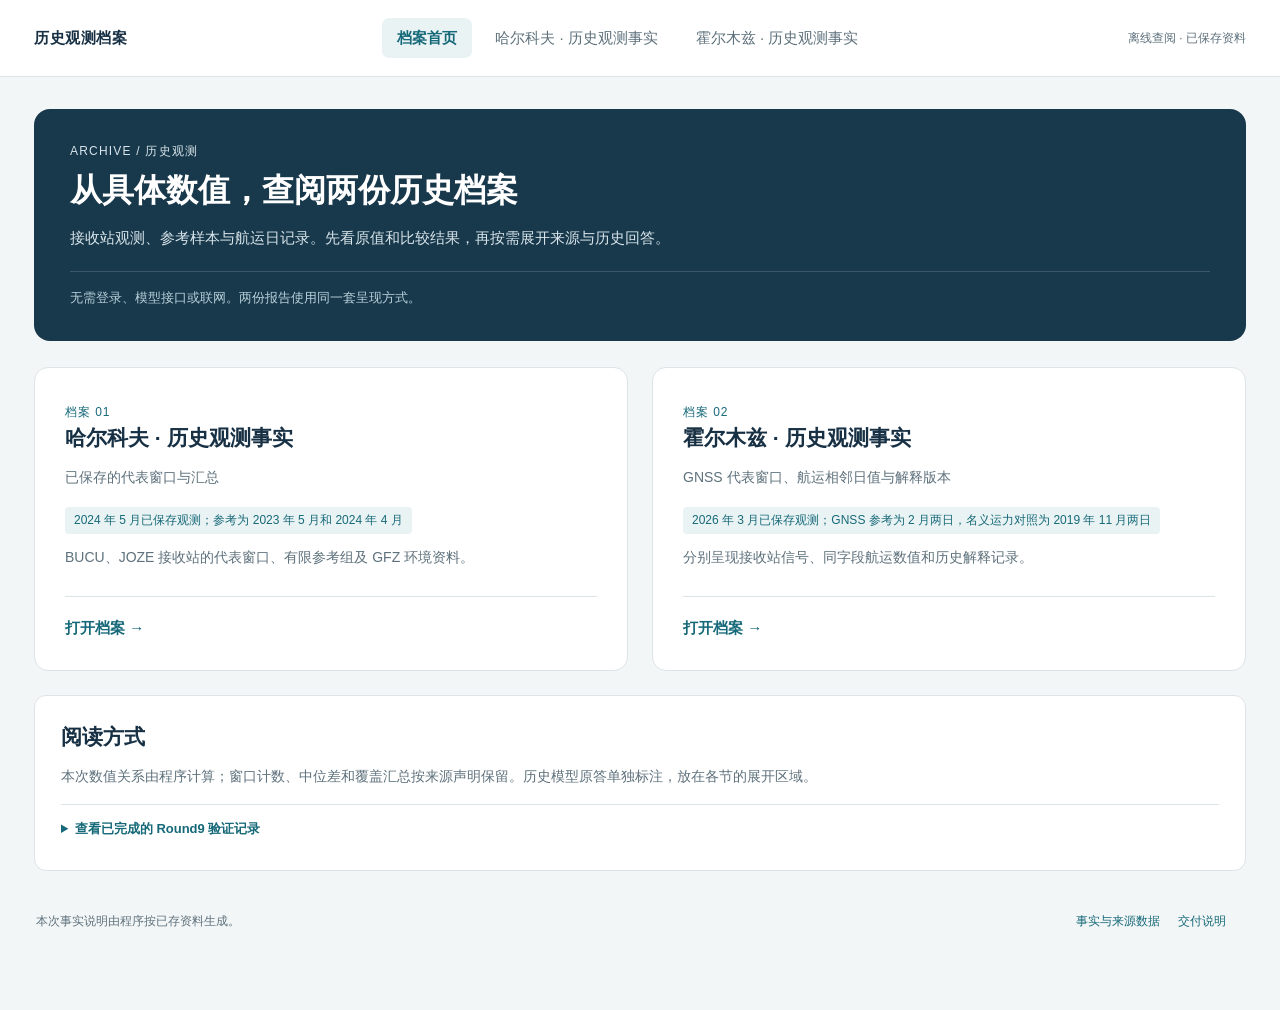
<file: outputs/archive_observation_report/index.html>
<!doctype html><html lang="zh-CN"><head><meta charset="utf-8"><meta name="viewport" content="width=device-width, initial-scale=1"><title>历史观测档案</title><style>
:root{--ink:#173044;--muted:#5e717c;--line:#dce4e7;--paper:#fff;--canvas:#f3f6f7;--accent:#166979;--wash:#eaf3f4}
*{box-sizing:border-box}html{scroll-behavior:smooth}body{margin:0;background:var(--canvas);color:var(--ink);font:15px/1.7 'Segoe UI','Microsoft YaHei',sans-serif}a{color:var(--accent);text-decoration:none}a:hover{text-decoration:underline}a:focus-visible,summary:focus-visible{outline:3px solid #19849a;outline-offset:4px}header{background:#fff;border-bottom:1px solid var(--line)}.top{max-width:1300px;margin:auto;padding:18px 34px;display:flex;justify-content:space-between;align-items:center;gap:24px}.brand{font-weight:700;letter-spacing:.04em;color:var(--ink)}.small{font-size:12px;color:var(--muted)}nav{display:flex;gap:8px;flex-wrap:wrap}nav a{padding:7px 15px;border-radius:7px;color:var(--muted)}nav a.active{background:var(--wash);color:var(--accent);font-weight:650}.wrap{max-width:1300px;margin:auto;padding:32px 34px 60px}.hero{padding:32px 36px;background:#18384b;color:white;border-radius:16px;margin-bottom:26px}.eyebrow{font-size:12px;letter-spacing:.1em;color:#9dd0d8;margin:0 0 8px}h1{font-size:32px;line-height:1.35;margin:0 0 13px}h2{font-size:21px;line-height:1.45;margin:0 0 12px}h3{font-size:16px;margin:18px 0 8px}p{margin:8px 0 14px}.hero p{color:#d8e5eb;max-width:900px}.hero .subline{margin-top:20px;padding-top:15px;border-top:1px solid #3a5668;font-size:13px;color:#b8d1db}.layout{display:grid;grid-template-columns:minmax(0,1fr) 195px;gap:24px}.content{min-width:0}.toc{position:sticky;top:20px;align-self:start;padding:10px 0 12px 18px;border-left:2px solid var(--line);font-size:13px}.toc a{display:block;margin:12px 0;line-height:1.55;color:var(--muted)}.toc strong{font-size:12px;color:var(--ink)}.panel{background:var(--paper);border:1px solid var(--line);border-radius:12px;padding:26px;margin-bottom:22px;scroll-margin-top:20px}.section-num{font-size:12px;letter-spacing:.06em;color:var(--accent);display:block;margin-bottom:7px}.lead{color:var(--muted);font-size:14px;max-width:850px}.tag{display:inline-block;background:var(--wash);color:var(--accent);font-size:12px;padding:3px 9px;border-radius:4px;margin:4px 7px 4px 0}.table-scroll{overflow-x:auto;margin:17px 0 8px}table{border-collapse:collapse;width:100%;font-size:13px;line-height:1.65}th{background:#f3f7f8;text-align:left;color:#506570;font-size:12px;font-weight:600;padding:11px 12px;border-bottom:1px solid var(--line);white-space:nowrap}td{padding:15px 12px;border-bottom:1px solid #e9eef0;vertical-align:top}tbody tr:last-child td{border-bottom:none}.comparison{min-width:750px}.comparison td:first-child{min-width:119px}.comparison td:nth-child(2){min-width:150px}.comparison td:nth-child(4){min-width:165px}.value{font-size:18px;font-weight:700;font-variant-numeric:tabular-nums;white-space:nowrap}.result{font-weight:650;color:#185c73}.hint{display:block;font-size:12px;color:var(--muted);margin-top:5px}.metric-grid{display:grid;grid-template-columns:repeat(3,minmax(0,1fr));gap:12px;margin:18px 0}.metric{padding:18px;background:#f1f6f7;border-radius:8px}.metric span{display:block;font-size:12px;color:var(--muted);margin-bottom:6px}.metric strong{font-size:24px;font-variant-numeric:tabular-nums}.notes{padding:14px 17px;background:#f6f8f9;border-left:3px solid #afc6ce;border-radius:0 6px 6px 0;font-size:13px;margin:16px 0}.notes p:last-child{margin-bottom:0}.facts-list{display:grid;grid-template-columns:minmax(135px,1fr) minmax(0,3fr);gap:0;margin:12px 0}.facts-list dt,.facts-list dd{margin:0;padding:10px 8px;border-bottom:1px solid #edf1f2;overflow-wrap:anywhere}.facts-list dt{font-size:13px;color:var(--muted)}.facts-list dd{font-size:14px}details{margin-top:16px;border-top:1px solid var(--line)}summary{cursor:pointer;padding:13px 0 4px;color:var(--accent);font-size:13px;font-weight:650}.source-item{margin-top:16px;padding:16px;background:#f7f9fa;border:1px solid #e4eaed;border-radius:7px;font-size:12px}.source-item p{margin:6px 0}.source-item code{font-size:11px;overflow-wrap:anywhere;white-space:pre-wrap}blockquote{margin:10px 0;padding:10px 14px;border-left:3px solid #b6c8d1;background:#fff;font-size:13px;white-space:pre-wrap;overflow-wrap:anywhere}.case-grid{display:grid;grid-template-columns:1fr 1fr;gap:24px}.case-card{display:block;color:var(--ink);background:#fff;padding:30px;border:1px solid var(--line);border-radius:14px;transition:box-shadow .15s,transform .15s}.case-card:hover{text-decoration:none;box-shadow:0 10px 28px #14324410;transform:translateY(-2px)}.case-card .open{display:block;margin-top:26px;padding-top:18px;border-top:1px solid var(--line);color:var(--accent);font-weight:650}.case-card p{color:var(--muted);font-size:14px}.count{color:var(--accent);font-size:12px;letter-spacing:.08em}.remaining li{margin-bottom:10px}.footer{font-size:12px;color:var(--muted);padding:18px 2px;display:flex;justify-content:space-between;gap:16px;flex-wrap:wrap}.footer a{margin-right:18px}.record-box{padding:3px 0 12px}.nowrap{white-space:nowrap}
@media(max-width:1000px){.layout{grid-template-columns:1fr}.toc{display:none}.wrap{padding:22px}.hero{padding:26px}.panel{padding:20px}.top{padding:15px 22px}.small.top-note{display:none}}
@media(max-width:640px){body{font-size:14px}.top{align-items:flex-start;flex-direction:column;gap:10px}.wrap{padding:16px 12px 32px}.hero{padding:22px}h1{font-size:27px}.case-grid{grid-template-columns:1fr;gap:16px}.metric-grid{grid-template-columns:1fr}.facts-list{grid-template-columns:1fr}.facts-list dt{padding-bottom:0;border-bottom:0}.panel{padding:18px 14px}.case-card{padding:24px}nav a{padding:6px 10px}}
@media print{header,.toc,.footer{display:none}.wrap{padding:0}.layout{display:block}.panel{break-inside:avoid}.hero{background:white;color:#173044;border:1px solid #ddd}.hero p,.hero .subline{color:#506570}.table-scroll{overflow:visible}table.comparison{min-width:0}details{display:block}}
</style></head><body><header><div class="top"><a class="brand" href="index.html">历史观测档案</a><nav aria-label="档案切换"><a href="index.html" class="active" aria-current="page">档案首页</a><a href="kharkiv.html" class="">哈尔科夫 · 历史观测事实</a><a href="hormuz.html" class="">霍尔木兹 · 历史观测事实</a></nav><span class="small top-note">离线查阅 · 已保存资料</span></div></header><main class="wrap"><section class="hero"><p class="eyebrow">ARCHIVE / 历史观测</p><h1>从具体数值，查阅两份历史档案</h1><p>接收站观测、参考样本与航运日记录。先看原值和比较结果，再按需展开来源与历史回答。</p><div class="subline">无需登录、模型接口或联网。两份报告使用同一套呈现方式。</div></section><div class="case-grid"><a class="case-card" href="kharkiv.html"><span class="count">档案 01</span><h2>哈尔科夫 · 历史观测事实</h2><p>已保存的代表窗口与汇总</p><span class="tag">2024 年 5 月已保存观测；参考为 2023 年 5 月和 2024 年 4 月</span><p>BUCU、JOZE 接收站的代表窗口、有限参考组及 GFZ 环境资料。</p><span class="open">打开档案 →</span></a><a class="case-card" href="hormuz.html"><span class="count">档案 02</span><h2>霍尔木兹 · 历史观测事实</h2><p>GNSS 代表窗口、航运相邻日值与解释版本</p><span class="tag">2026 年 3 月已保存观测；GNSS 参考为 2 月两日，名义运力对照为 2019 年 11 月两日</span><p>分别呈现接收站信号、同字段航运数值和历史解释记录。</p><span class="open">打开档案 →</span></a></div><section class="panel" style="margin-top:24px"><h2>阅读方式</h2><p class="lead">本次数值关系由程序计算；窗口计数、中位差和覆盖汇总按来源声明保留。历史模型原答单独标注，放在各节的展开区域。</p><details><summary>查看已完成的 Round9 验证记录</summary><div class="table-scroll"><table class=""><thead><tr><th scope="col">既有八题验证</th><th scope="col">完整通过</th><th scope="col">明确错误</th><th scope="col">未答完整</th><th scope="col">待复核</th></tr></thead><tbody><tr><td>直接读表</td><td>0</td><td>4</td><td>4</td><td>0</td></tr><tr><td>附带程序事实</td><td>2</td><td>1</td><td>4</td><td>1</td></tr></tbody></table></div><p class="small">以上沿用已完成的匿名八题记录；本次新增模型调用为 0。该组计数不作为历史案例或一般模型准确率。</p></details></section><footer class="footer"><span>本次事实说明由程序按已存资料生成。</span><span><a href="results.json" download>事实与来源数据</a><a href="DELIVERY.md">交付说明</a></span></footer></main></body></html>
</file>
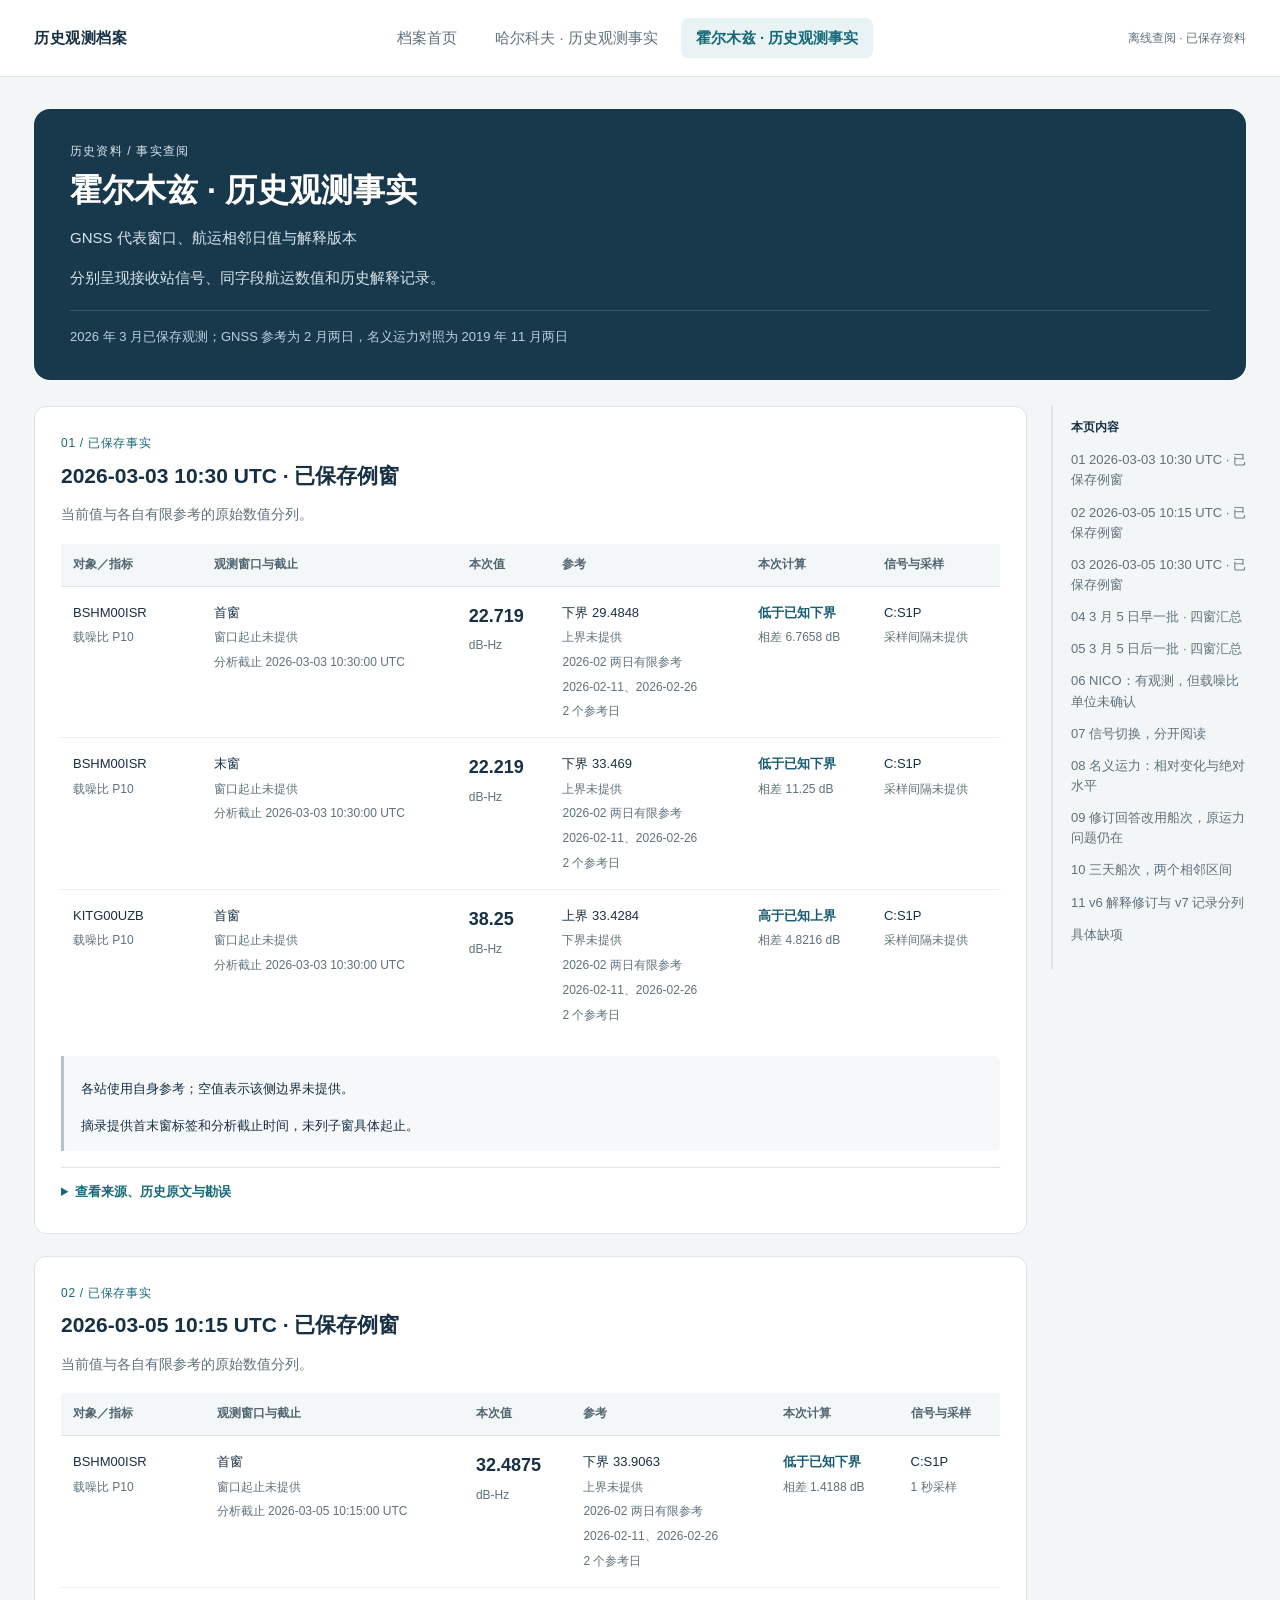
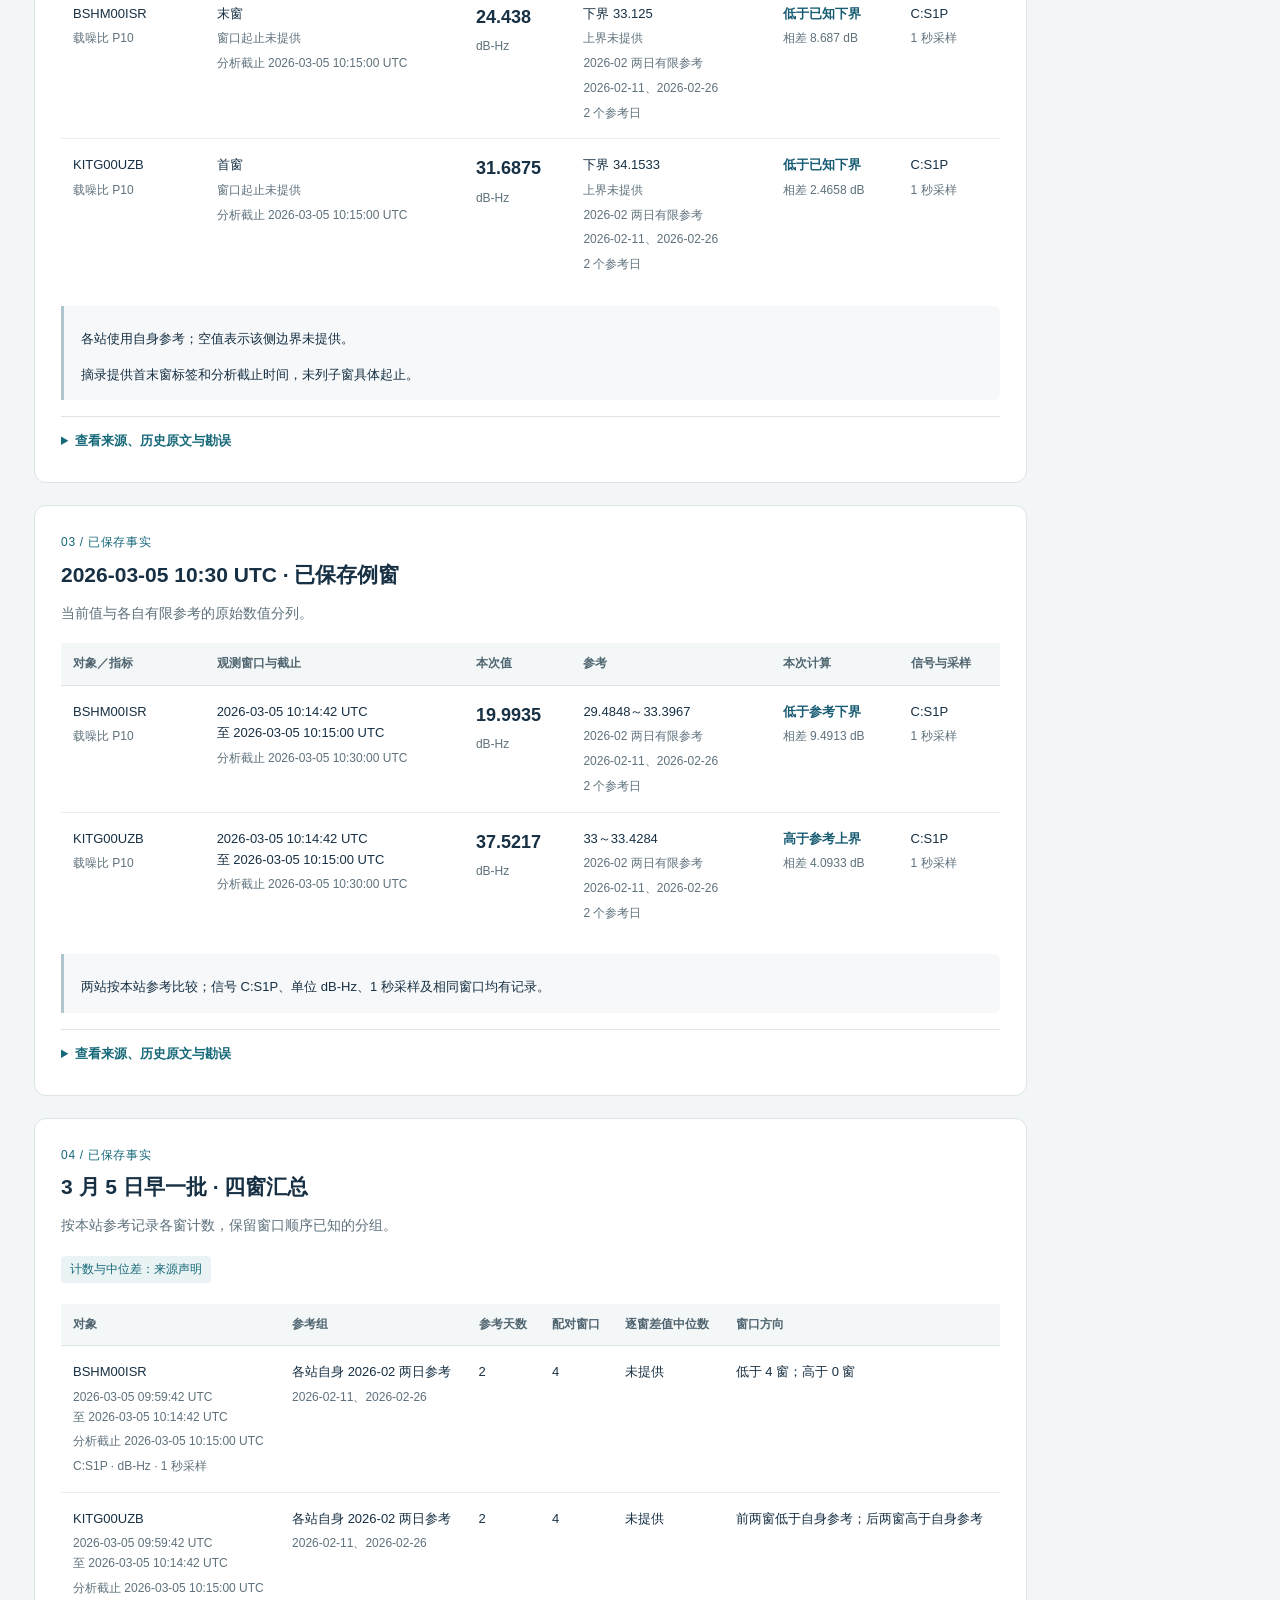
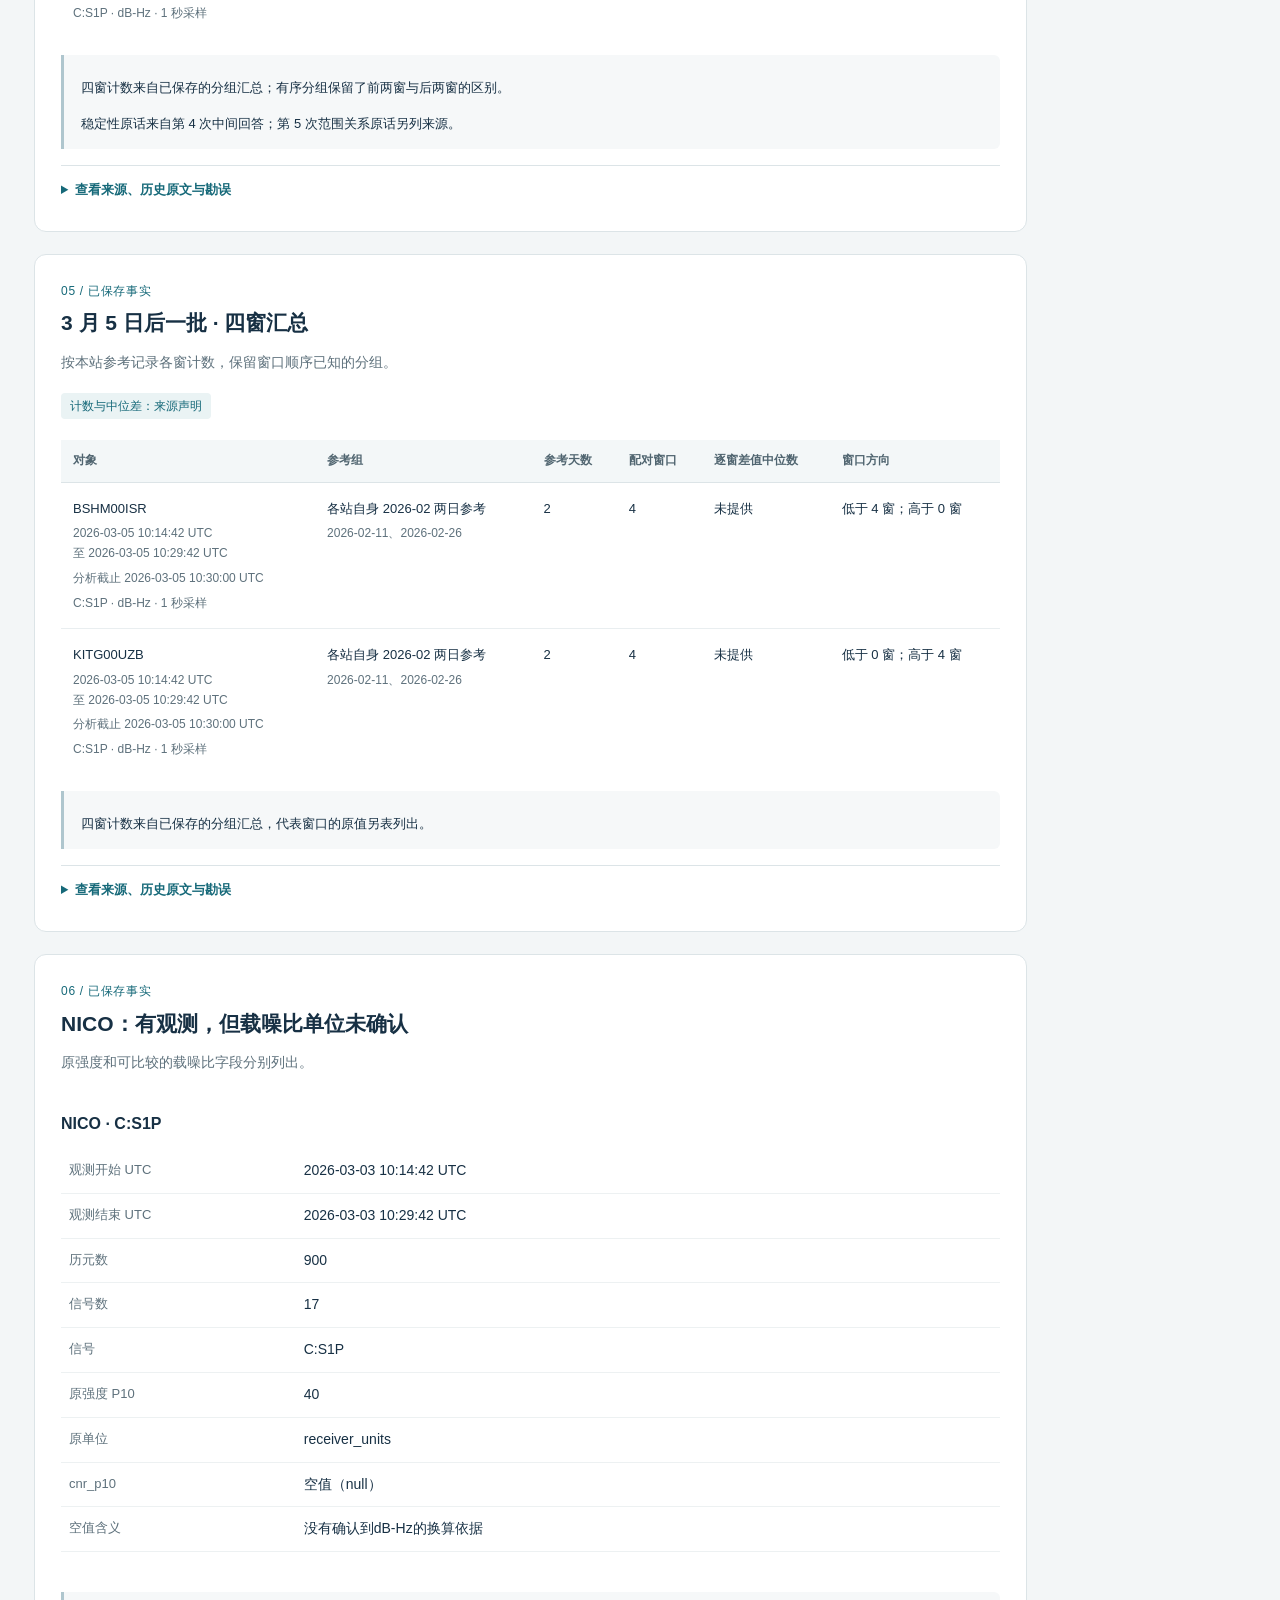
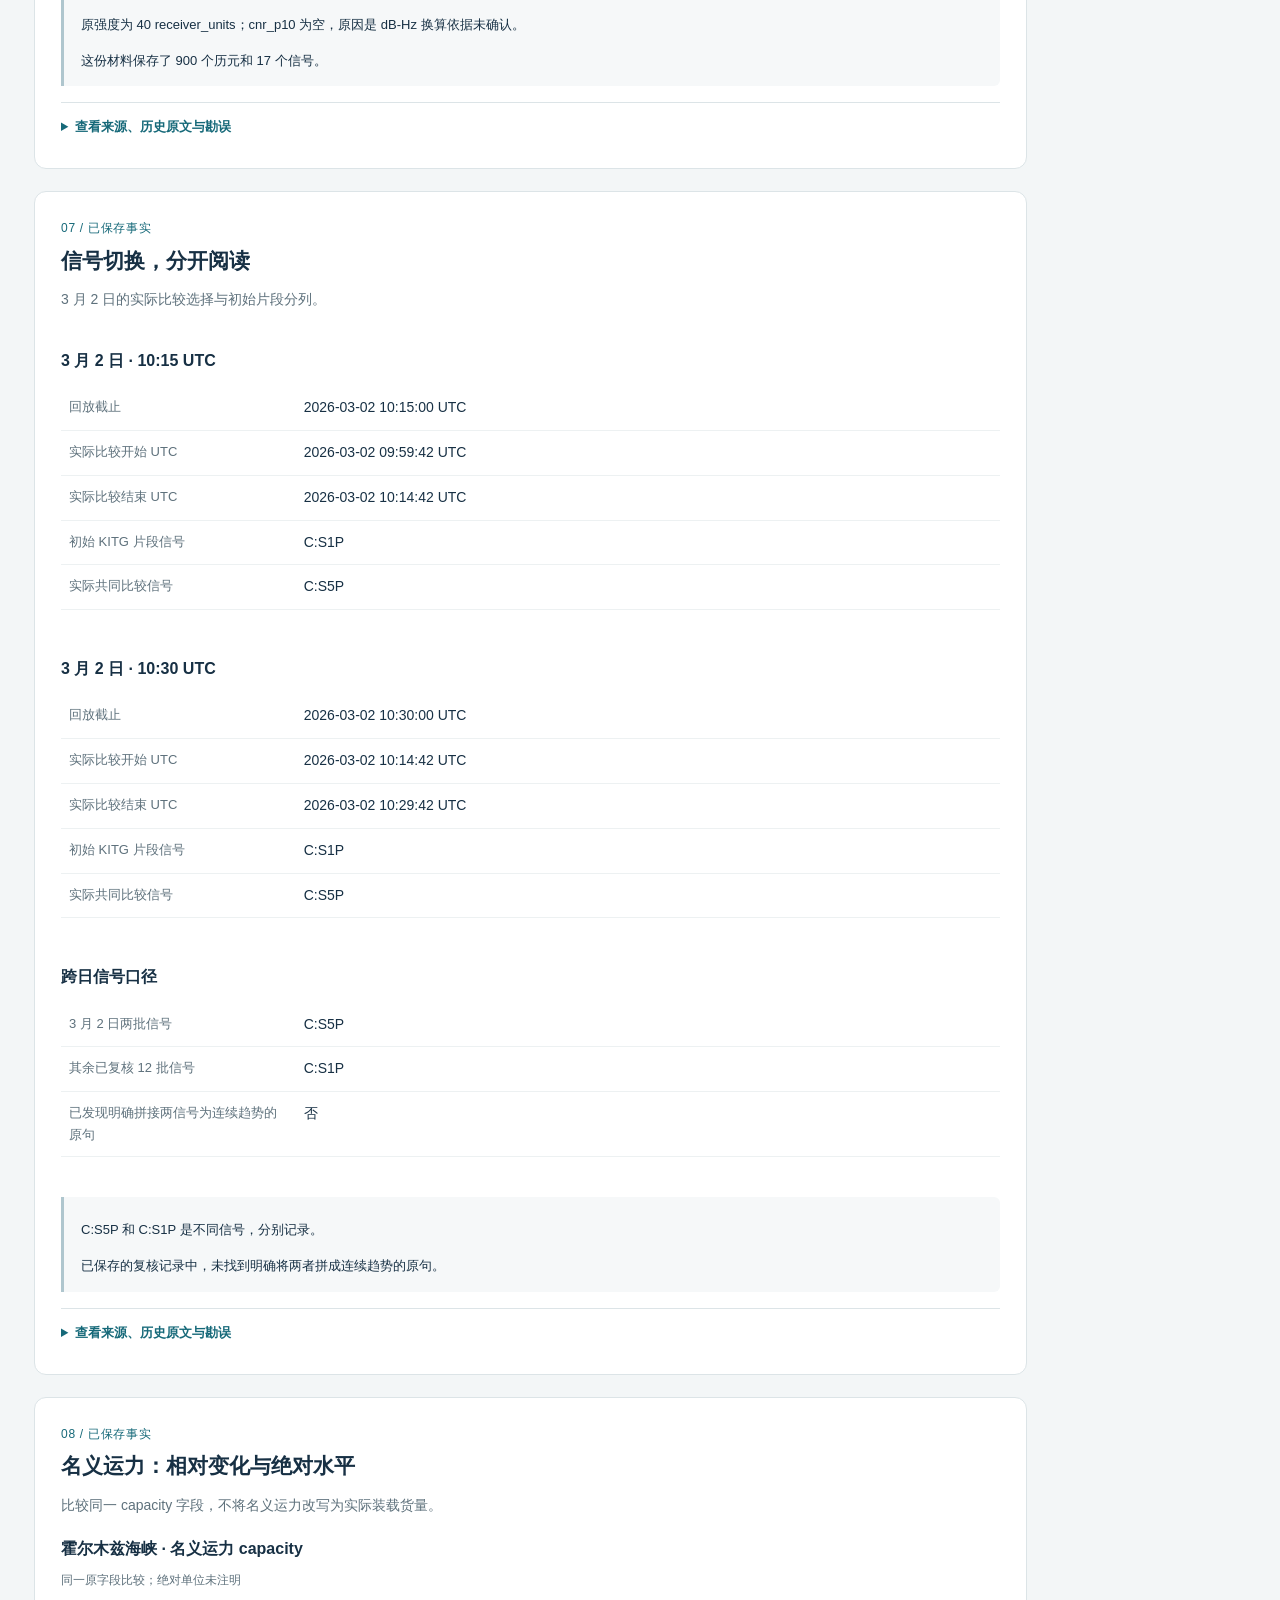
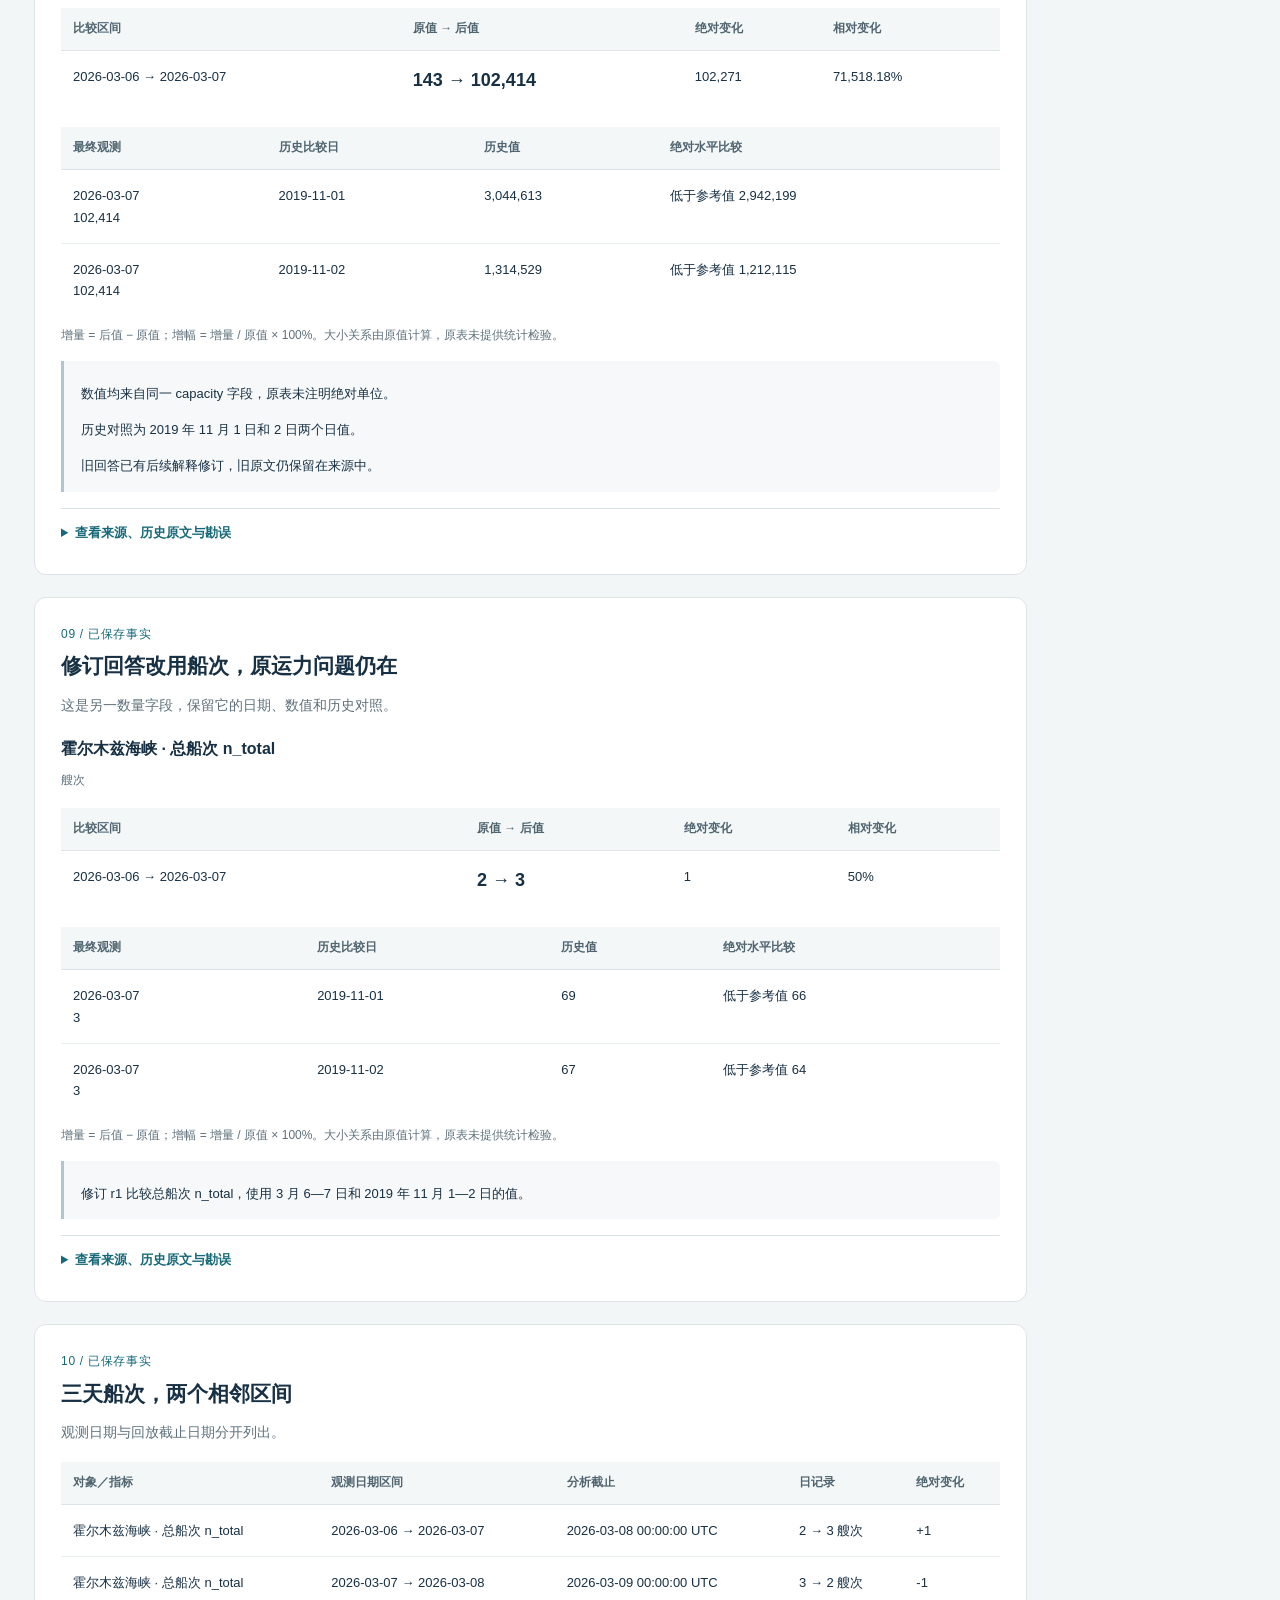
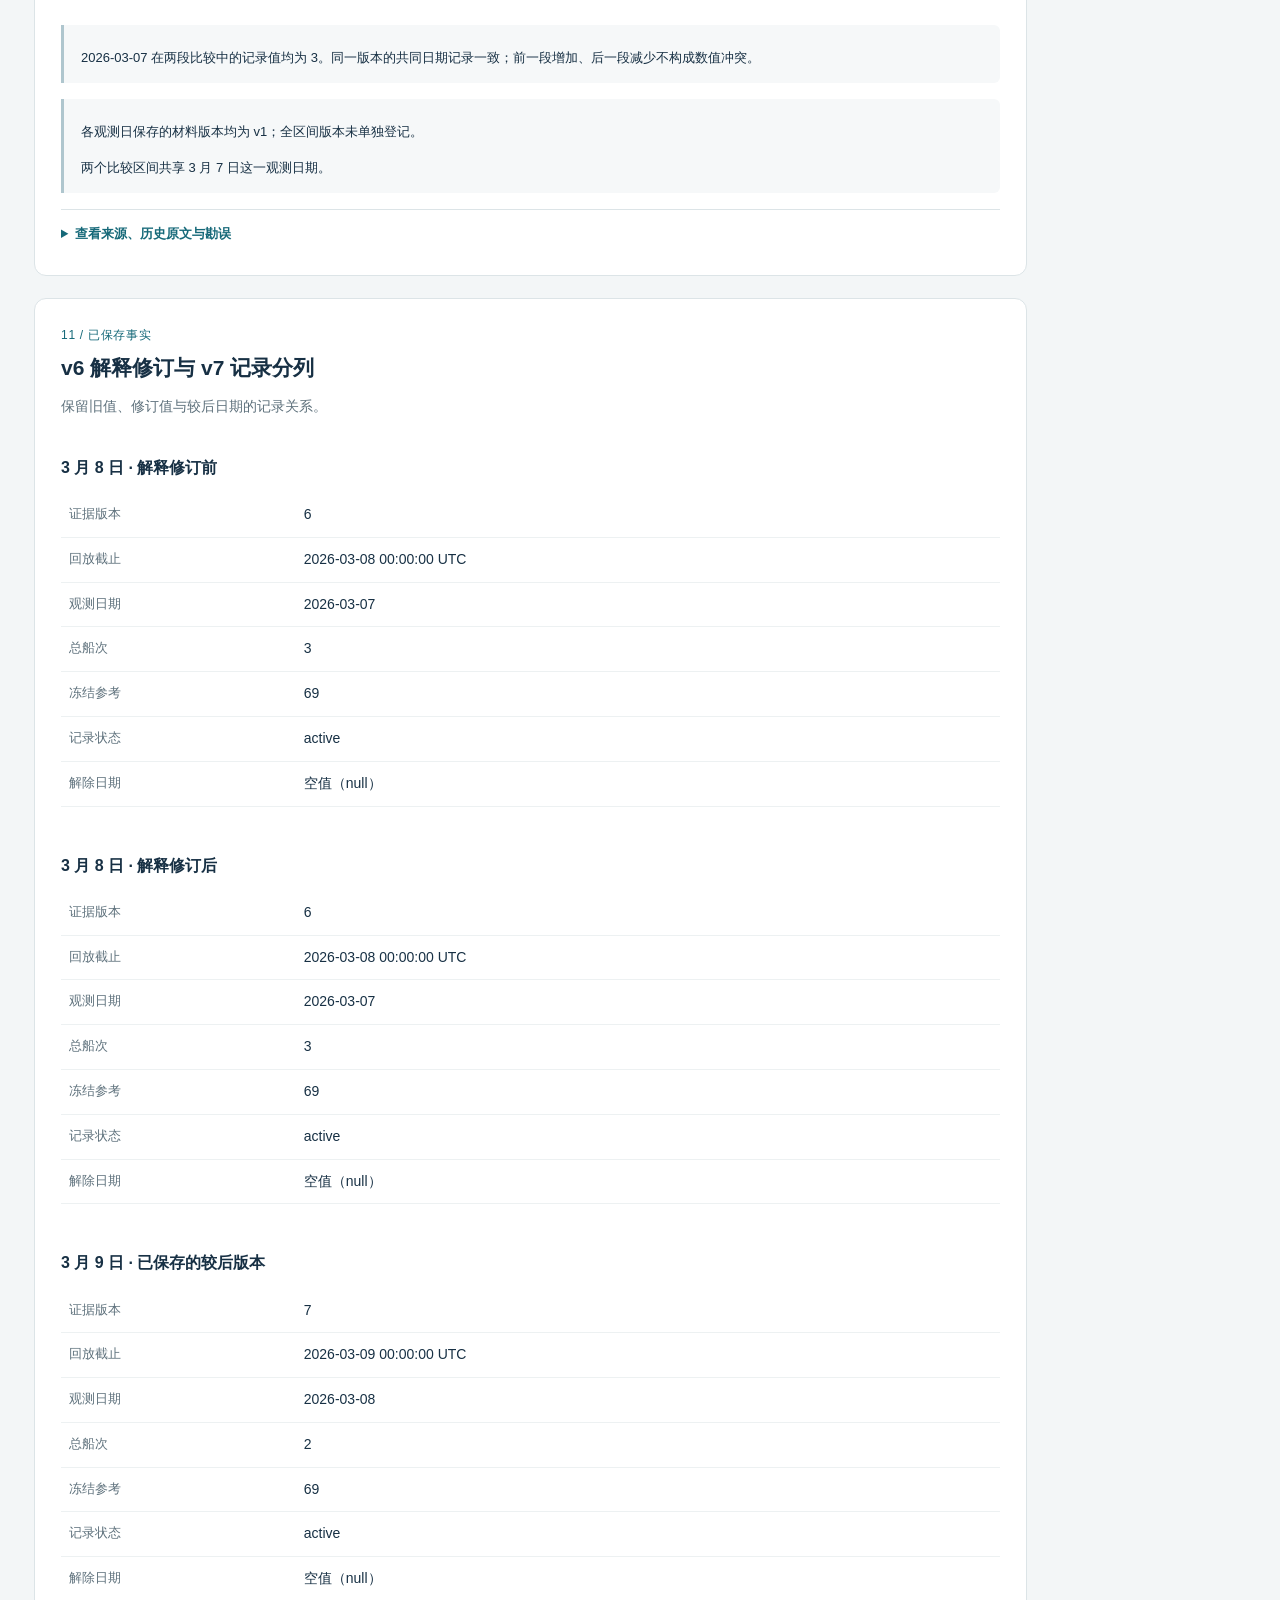
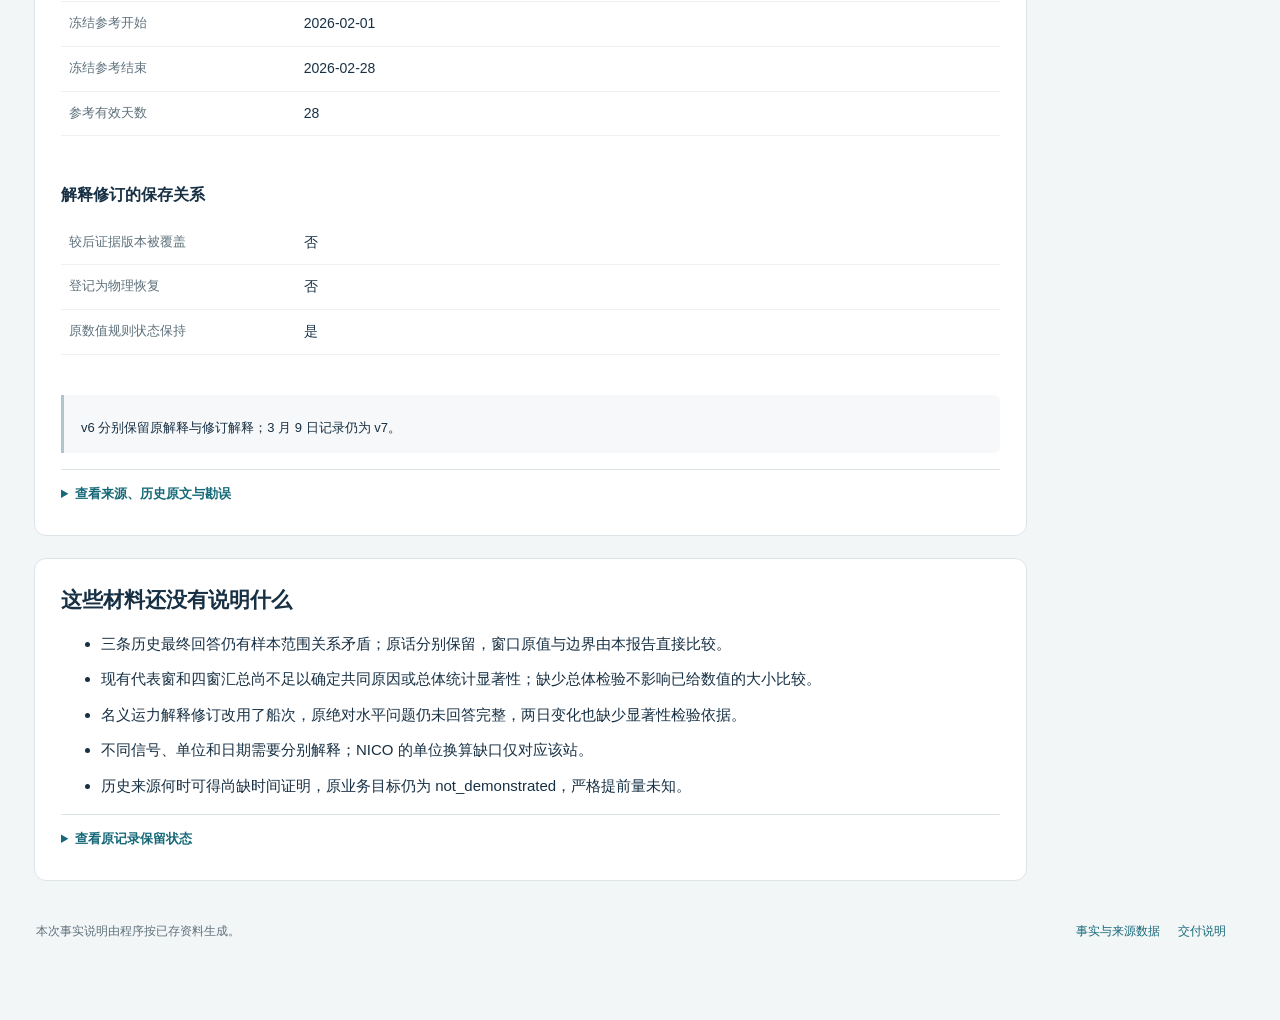
<file: outputs/archive_observation_report/hormuz.html>
<!doctype html><html lang="zh-CN"><head><meta charset="utf-8"><meta name="viewport" content="width=device-width, initial-scale=1"><title>霍尔木兹 · 历史观测事实</title><style>
:root{--ink:#173044;--muted:#5e717c;--line:#dce4e7;--paper:#fff;--canvas:#f3f6f7;--accent:#166979;--wash:#eaf3f4}
*{box-sizing:border-box}html{scroll-behavior:smooth}body{margin:0;background:var(--canvas);color:var(--ink);font:15px/1.7 'Segoe UI','Microsoft YaHei',sans-serif}a{color:var(--accent);text-decoration:none}a:hover{text-decoration:underline}a:focus-visible,summary:focus-visible{outline:3px solid #19849a;outline-offset:4px}header{background:#fff;border-bottom:1px solid var(--line)}.top{max-width:1300px;margin:auto;padding:18px 34px;display:flex;justify-content:space-between;align-items:center;gap:24px}.brand{font-weight:700;letter-spacing:.04em;color:var(--ink)}.small{font-size:12px;color:var(--muted)}nav{display:flex;gap:8px;flex-wrap:wrap}nav a{padding:7px 15px;border-radius:7px;color:var(--muted)}nav a.active{background:var(--wash);color:var(--accent);font-weight:650}.wrap{max-width:1300px;margin:auto;padding:32px 34px 60px}.hero{padding:32px 36px;background:#18384b;color:white;border-radius:16px;margin-bottom:26px}.eyebrow{font-size:12px;letter-spacing:.1em;color:#9dd0d8;margin:0 0 8px}h1{font-size:32px;line-height:1.35;margin:0 0 13px}h2{font-size:21px;line-height:1.45;margin:0 0 12px}h3{font-size:16px;margin:18px 0 8px}p{margin:8px 0 14px}.hero p{color:#d8e5eb;max-width:900px}.hero .subline{margin-top:20px;padding-top:15px;border-top:1px solid #3a5668;font-size:13px;color:#b8d1db}.layout{display:grid;grid-template-columns:minmax(0,1fr) 195px;gap:24px}.content{min-width:0}.toc{position:sticky;top:20px;align-self:start;padding:10px 0 12px 18px;border-left:2px solid var(--line);font-size:13px}.toc a{display:block;margin:12px 0;line-height:1.55;color:var(--muted)}.toc strong{font-size:12px;color:var(--ink)}.panel{background:var(--paper);border:1px solid var(--line);border-radius:12px;padding:26px;margin-bottom:22px;scroll-margin-top:20px}.section-num{font-size:12px;letter-spacing:.06em;color:var(--accent);display:block;margin-bottom:7px}.lead{color:var(--muted);font-size:14px;max-width:850px}.tag{display:inline-block;background:var(--wash);color:var(--accent);font-size:12px;padding:3px 9px;border-radius:4px;margin:4px 7px 4px 0}.table-scroll{overflow-x:auto;margin:17px 0 8px}table{border-collapse:collapse;width:100%;font-size:13px;line-height:1.65}th{background:#f3f7f8;text-align:left;color:#506570;font-size:12px;font-weight:600;padding:11px 12px;border-bottom:1px solid var(--line);white-space:nowrap}td{padding:15px 12px;border-bottom:1px solid #e9eef0;vertical-align:top}tbody tr:last-child td{border-bottom:none}.comparison{min-width:750px}.comparison td:first-child{min-width:119px}.comparison td:nth-child(2){min-width:150px}.comparison td:nth-child(4){min-width:165px}.value{font-size:18px;font-weight:700;font-variant-numeric:tabular-nums;white-space:nowrap}.result{font-weight:650;color:#185c73}.hint{display:block;font-size:12px;color:var(--muted);margin-top:5px}.metric-grid{display:grid;grid-template-columns:repeat(3,minmax(0,1fr));gap:12px;margin:18px 0}.metric{padding:18px;background:#f1f6f7;border-radius:8px}.metric span{display:block;font-size:12px;color:var(--muted);margin-bottom:6px}.metric strong{font-size:24px;font-variant-numeric:tabular-nums}.notes{padding:14px 17px;background:#f6f8f9;border-left:3px solid #afc6ce;border-radius:0 6px 6px 0;font-size:13px;margin:16px 0}.notes p:last-child{margin-bottom:0}.facts-list{display:grid;grid-template-columns:minmax(135px,1fr) minmax(0,3fr);gap:0;margin:12px 0}.facts-list dt,.facts-list dd{margin:0;padding:10px 8px;border-bottom:1px solid #edf1f2;overflow-wrap:anywhere}.facts-list dt{font-size:13px;color:var(--muted)}.facts-list dd{font-size:14px}details{margin-top:16px;border-top:1px solid var(--line)}summary{cursor:pointer;padding:13px 0 4px;color:var(--accent);font-size:13px;font-weight:650}.source-item{margin-top:16px;padding:16px;background:#f7f9fa;border:1px solid #e4eaed;border-radius:7px;font-size:12px}.source-item p{margin:6px 0}.source-item code{font-size:11px;overflow-wrap:anywhere;white-space:pre-wrap}blockquote{margin:10px 0;padding:10px 14px;border-left:3px solid #b6c8d1;background:#fff;font-size:13px;white-space:pre-wrap;overflow-wrap:anywhere}.case-grid{display:grid;grid-template-columns:1fr 1fr;gap:24px}.case-card{display:block;color:var(--ink);background:#fff;padding:30px;border:1px solid var(--line);border-radius:14px;transition:box-shadow .15s,transform .15s}.case-card:hover{text-decoration:none;box-shadow:0 10px 28px #14324410;transform:translateY(-2px)}.case-card .open{display:block;margin-top:26px;padding-top:18px;border-top:1px solid var(--line);color:var(--accent);font-weight:650}.case-card p{color:var(--muted);font-size:14px}.count{color:var(--accent);font-size:12px;letter-spacing:.08em}.remaining li{margin-bottom:10px}.footer{font-size:12px;color:var(--muted);padding:18px 2px;display:flex;justify-content:space-between;gap:16px;flex-wrap:wrap}.footer a{margin-right:18px}.record-box{padding:3px 0 12px}.nowrap{white-space:nowrap}
@media(max-width:1000px){.layout{grid-template-columns:1fr}.toc{display:none}.wrap{padding:22px}.hero{padding:26px}.panel{padding:20px}.top{padding:15px 22px}.small.top-note{display:none}}
@media(max-width:640px){body{font-size:14px}.top{align-items:flex-start;flex-direction:column;gap:10px}.wrap{padding:16px 12px 32px}.hero{padding:22px}h1{font-size:27px}.case-grid{grid-template-columns:1fr;gap:16px}.metric-grid{grid-template-columns:1fr}.facts-list{grid-template-columns:1fr}.facts-list dt{padding-bottom:0;border-bottom:0}.panel{padding:18px 14px}.case-card{padding:24px}nav a{padding:6px 10px}}
@media print{header,.toc,.footer{display:none}.wrap{padding:0}.layout{display:block}.panel{break-inside:avoid}.hero{background:white;color:#173044;border:1px solid #ddd}.hero p,.hero .subline{color:#506570}.table-scroll{overflow:visible}table.comparison{min-width:0}details{display:block}}
</style></head><body><header><div class="top"><a class="brand" href="index.html">历史观测档案</a><nav aria-label="档案切换"><a href="index.html" class="">档案首页</a><a href="kharkiv.html" class="">哈尔科夫 · 历史观测事实</a><a href="hormuz.html" class="active" aria-current="page">霍尔木兹 · 历史观测事实</a></nav><span class="small top-note">离线查阅 · 已保存资料</span></div></header><main class="wrap"><section class="hero"><p class="eyebrow">历史资料 / 事实查阅</p><h1>霍尔木兹 · 历史观测事实</h1><p>GNSS 代表窗口、航运相邻日值与解释版本</p><p>分别呈现接收站信号、同字段航运数值和历史解释记录。</p><div class="subline">2026 年 3 月已保存观测；GNSS 参考为 2 月两日，名义运力对照为 2019 年 11 月两日</div></section><div class="layout"><div class="content"><section class="panel" id="comparison-n1"><span class="section-num">01 / 已保存事实</span><h2>2026-03-03 10:30 UTC · 已保存例窗</h2><p class="lead">当前值与各自有限参考的原始数值分列。</p><div class="table-scroll"><table class="comparison"><thead><tr><th scope="col">对象／指标</th><th scope="col">观测窗口与截止</th><th scope="col">本次值</th><th scope="col">参考</th><th scope="col">本次计算</th><th scope="col">信号与采样</th></tr></thead><tbody><tr><td>BSHM00ISR<span class="hint">载噪比 P10</span></td><td>首窗<span class="hint">窗口起止未提供</span><span class="hint">分析截止 2026-03-03 10:30:00 UTC</span></td><td><span class="value">22.719</span><span class="hint">dB-Hz</span></td><td>下界 29.4848<span class="hint">上界未提供</span><span class="hint">2026-02 两日有限参考</span><span class="hint">2026-02-11、2026-02-26</span><span class="hint">2 个参考日</span></td><td><span class="result">低于已知下界</span><span class="hint">相差 6.7658 dB</span></td><td>C:S1P<span class="hint">采样间隔未提供</span></td></tr><tr><td>BSHM00ISR<span class="hint">载噪比 P10</span></td><td>末窗<span class="hint">窗口起止未提供</span><span class="hint">分析截止 2026-03-03 10:30:00 UTC</span></td><td><span class="value">22.219</span><span class="hint">dB-Hz</span></td><td>下界 33.469<span class="hint">上界未提供</span><span class="hint">2026-02 两日有限参考</span><span class="hint">2026-02-11、2026-02-26</span><span class="hint">2 个参考日</span></td><td><span class="result">低于已知下界</span><span class="hint">相差 11.25 dB</span></td><td>C:S1P<span class="hint">采样间隔未提供</span></td></tr><tr><td>KITG00UZB<span class="hint">载噪比 P10</span></td><td>首窗<span class="hint">窗口起止未提供</span><span class="hint">分析截止 2026-03-03 10:30:00 UTC</span></td><td><span class="value">38.25</span><span class="hint">dB-Hz</span></td><td>上界 33.4284<span class="hint">下界未提供</span><span class="hint">2026-02 两日有限参考</span><span class="hint">2026-02-11、2026-02-26</span><span class="hint">2 个参考日</span></td><td><span class="result">高于已知上界</span><span class="hint">相差 4.8216 dB</span></td><td>C:S1P<span class="hint">采样间隔未提供</span></td></tr></tbody></table></div><div class="notes"><p>各站使用自身参考；空值表示该侧边界未提供。</p><p>摘录提供首末窗标签和分析截止时间，未列子窗具体起止。</p></div><details><summary>查看来源、历史原文与勘误</summary><div class="source-item"><strong>H-C5-0303-1030</strong><p>仅摘录本地已保存的 Round7 事实与原文；原文当前分类沿用 Round8。未读取服务器、补取原始文件或重新判定。</p><p>来源定位（原文件未随包复制）：<code>reports/round7/ROUND7_EVIDENCE_REVIEW.json</code></p><p>字段：<code>/cases/1/claim_reviews/11</code></p><p><code>table：records；kind：work；id：replay:fa414cc4276140ad9e3c2cb7981dd312:hormuz:2026-03-03T10:30:00+00:00:gnss_observation_quality:v3:round6_observation_v1:interpretation-r1；json_path：$.attempts_detail[4].response_text；parse_content_as：JSON；content_json_path：$.assessments[0].evidence_gaps[0].question</code></p><p><code>table：records；kind：work；id：replay:fa414cc4276140ad9e3c2cb7981dd312:hormuz:2026-03-03T10:30:00+00:00:gnss_observation_quality:v3:round6_observation_v1:interpretation-r1；json_path：$.assessment.fact_evidence</code></p><p><code>table：records；kind：work；id：replay:fa414cc4276140ad9e3c2cb7981dd312:hormuz:2026-03-03T10:30:00+00:00:gnss_observation_quality:v3:round6_observation_v1:interpretation-r1；json_path：$.attempts_detail[3].request.messages[?(@.role==&quot;user&quot;)].content；parse_content_as：JSON；content_json_path：$.tool_results[0].result.facts</code></p><p><code>table：records；kind：work；id：replay:fa414cc4276140ad9e3c2cb7981dd312:hormuz:2026-03-03T10:30:00+00:00:gnss_observation_quality:v3:round6_observation_v1:interpretation-r1；json_path：$.attempts_detail[4].request.messages[?(@.role==&quot;user&quot;)].content；parse_content_as：JSON；content_json_path：$.tool_results[1].result.facts</code></p><p>原记录：<code>work_ids：replay:fa414cc4276140ad9e3c2cb7981dd312:hormuz:2026-03-03T10:30:00+00:00:gnss_observation_quality:v3:round6_observation_v1:interpretation-r1；run_ids：913d0467af754324a4657d6ca62573dc；material_versions：id：c9fc0a4fadd24c01beb9971237a2130e；version：1；tool：station_history；id：4d1c3a6399884653a1c3fca224db6c47；version：1；tool：multistation_check</code></p><p><strong>历史第 5 次最终回答中的缺口原文</strong> · 当前解释有已确认错误</p><blockquote>未提供足够的参考样本以明确该信号的异常是否超出有限样本范围</blockquote><p>原句位置：<code>table：records；kind：work；id：replay:fa414cc4276140ad9e3c2cb7981dd312:hormuz:2026-03-03T10:30:00+00:00:gnss_observation_quality:v3:round6_observation_v1:interpretation-r1；json_path：$.attempts_detail[4].response_text；parse_content_as：JSON；content_json_path：$.assessments[0].evidence_gaps[0].question</code></p><p><strong>Round7 核查意见：</strong>第五次 statement 接受已算关系，gap 却继续说无法明确是否超出，答案内部仍矛盾。保留 analysis_explanation_issue，不把 insufficient_evidence 本身视为错误，不追加请求。</p><p>结构化导出摘录：<code>tools/numeric_explanation_check/inputs.json#/tasks/0/rows/0</code></p><p>结构化导出摘录：<code>tools/numeric_explanation_check/inputs.json#/tasks/0/rows/1</code></p><p>结构化导出摘录：<code>tools/numeric_explanation_check/inputs.json#/tasks/0/rows/2</code></p><p>勘误分类来源：<code>reports/round8/ROUND8_ERRATA_INDEX.json#/entries/16/categories</code></p></div></details></section><section class="panel" id="comparison-n2"><span class="section-num">02 / 已保存事实</span><h2>2026-03-05 10:15 UTC · 已保存例窗</h2><p class="lead">当前值与各自有限参考的原始数值分列。</p><div class="table-scroll"><table class="comparison"><thead><tr><th scope="col">对象／指标</th><th scope="col">观测窗口与截止</th><th scope="col">本次值</th><th scope="col">参考</th><th scope="col">本次计算</th><th scope="col">信号与采样</th></tr></thead><tbody><tr><td>BSHM00ISR<span class="hint">载噪比 P10</span></td><td>首窗<span class="hint">窗口起止未提供</span><span class="hint">分析截止 2026-03-05 10:15:00 UTC</span></td><td><span class="value">32.4875</span><span class="hint">dB-Hz</span></td><td>下界 33.9063<span class="hint">上界未提供</span><span class="hint">2026-02 两日有限参考</span><span class="hint">2026-02-11、2026-02-26</span><span class="hint">2 个参考日</span></td><td><span class="result">低于已知下界</span><span class="hint">相差 1.4188 dB</span></td><td>C:S1P<span class="hint">1 秒采样</span></td></tr><tr><td>BSHM00ISR<span class="hint">载噪比 P10</span></td><td>末窗<span class="hint">窗口起止未提供</span><span class="hint">分析截止 2026-03-05 10:15:00 UTC</span></td><td><span class="value">24.438</span><span class="hint">dB-Hz</span></td><td>下界 33.125<span class="hint">上界未提供</span><span class="hint">2026-02 两日有限参考</span><span class="hint">2026-02-11、2026-02-26</span><span class="hint">2 个参考日</span></td><td><span class="result">低于已知下界</span><span class="hint">相差 8.687 dB</span></td><td>C:S1P<span class="hint">1 秒采样</span></td></tr><tr><td>KITG00UZB<span class="hint">载噪比 P10</span></td><td>首窗<span class="hint">窗口起止未提供</span><span class="hint">分析截止 2026-03-05 10:15:00 UTC</span></td><td><span class="value">31.6875</span><span class="hint">dB-Hz</span></td><td>下界 34.1533<span class="hint">上界未提供</span><span class="hint">2026-02 两日有限参考</span><span class="hint">2026-02-11、2026-02-26</span><span class="hint">2 个参考日</span></td><td><span class="result">低于已知下界</span><span class="hint">相差 2.4658 dB</span></td><td>C:S1P<span class="hint">1 秒采样</span></td></tr></tbody></table></div><div class="notes"><p>各站使用自身参考；空值表示该侧边界未提供。</p><p>摘录提供首末窗标签和分析截止时间，未列子窗具体起止。</p></div><details><summary>查看来源、历史原文与勘误</summary><div class="source-item"><strong>H-C5-0305-1015</strong><p>仅摘录本地已保存的 Round7 事实与原文；原文当前分类沿用 Round8。未读取服务器、补取原始文件或重新判定。</p><p>来源定位（原文件未随包复制）：<code>reports/round7/ROUND7_EVIDENCE_REVIEW.json</code></p><p>字段：<code>/cases/1/claim_reviews/12</code></p><p><code>table：records；kind：work；id：replay:fa414cc4276140ad9e3c2cb7981dd312:hormuz:2026-03-05T10:15:00+00:00:gnss_observation_quality:v3:round6_observation_v1:interpretation-r1；json_path：$.attempts_detail[4].response_text；parse_content_as：JSON；content_json_path：$.assessments[0].evidence_gaps[0]</code></p><p><code>table：records；kind：work；id：replay:fa414cc4276140ad9e3c2cb7981dd312:hormuz:2026-03-05T10:15:00+00:00:gnss_observation_quality:v3:round6_observation_v1:interpretation-r1；json_path：$.assessment.fact_evidence</code></p><p><code>table：records；kind：work；id：replay:fa414cc4276140ad9e3c2cb7981dd312:hormuz:2026-03-05T10:15:00+00:00:gnss_observation_quality:v3:round6_observation_v1:interpretation-r1；json_path：$.attempts_detail[3].request.messages[?(@.role==&quot;user&quot;)].content；parse_content_as：JSON；content_json_path：$.tool_results</code></p><p><code>table：records；kind：work；id：replay:fa414cc4276140ad9e3c2cb7981dd312:hormuz:2026-03-05T10:15:00+00:00:gnss_observation_quality:v3:round6_observation_v1:interpretation-r1；json_path：$.attempts_detail[4].request.messages[?(@.role==&quot;user&quot;)].content；parse_content_as：JSON；content_json_path：$.tool_results</code></p><p>原记录：<code>work_ids：replay:fa414cc4276140ad9e3c2cb7981dd312:hormuz:2026-03-05T10:15:00+00:00:gnss_observation_quality:v3:round6_observation_v1:interpretation-r1；run_ids：fc1d271276b44082896e9c08eb5d8a16；material_versions：id：1719f83a7eb44567be6c96ada283ed09；version：1；tool：station_history；id：f75294126fa9410da617a0baa91a5857；version：1；tool：multistation_check</code></p><p><strong>历史第 5 次最终回答中的缺口原文</strong> · 当前解释有已确认错误</p><blockquote>未提供足够的统计显著性检验，无法确认该信号的异常是否超出有限样本范围</blockquote><p>原句位置：<code>table：records；kind：work；id：replay:fa414cc4276140ad9e3c2cb7981dd312:hormuz:2026-03-05T10:15:00+00:00:gnss_observation_quality:v3:round6_observation_v1:interpretation-r1；json_path：$.attempts_detail[4].response_text；parse_content_as：JSON；content_json_path：$.assessments[0].evidence_gaps[0]</code></p><p><strong>Round7 核查意见：</strong>缺少显著性检验限制的是业务推断，不会让已给 min/max 与当前值的大小关系未知；gap 还被标成 missing_observation，与 observation_present=true 及实测窗口不符。原技术性 budget_exhausted 已被修订替代，当前版本实际收到第五次纠正仍有语义矛盾。</p><p>结构化导出摘录：<code>tools/numeric_explanation_check/inputs.json#/tasks/1/rows/0</code></p><p>结构化导出摘录：<code>tools/numeric_explanation_check/inputs.json#/tasks/1/rows/1</code></p><p>结构化导出摘录：<code>tools/numeric_explanation_check/inputs.json#/tasks/1/rows/2</code></p><p>勘误分类来源：<code>reports/round8/ROUND8_ERRATA_INDEX.json#/entries/17/categories</code></p></div></details></section><section class="panel" id="comparison-n3"><span class="section-num">03 / 已保存事实</span><h2>2026-03-05 10:30 UTC · 已保存例窗</h2><p class="lead">当前值与各自有限参考的原始数值分列。</p><div class="table-scroll"><table class="comparison"><thead><tr><th scope="col">对象／指标</th><th scope="col">观测窗口与截止</th><th scope="col">本次值</th><th scope="col">参考</th><th scope="col">本次计算</th><th scope="col">信号与采样</th></tr></thead><tbody><tr><td>BSHM00ISR<span class="hint">载噪比 P10</span></td><td>2026-03-05 10:14:42 UTC<br>至 2026-03-05 10:15:00 UTC<span class="hint">分析截止 2026-03-05 10:30:00 UTC</span></td><td><span class="value">19.9935</span><span class="hint">dB-Hz</span></td><td>29.4848～33.3967<span class="hint">2026-02 两日有限参考</span><span class="hint">2026-02-11、2026-02-26</span><span class="hint">2 个参考日</span></td><td><span class="result">低于参考下界</span><span class="hint">相差 9.4913 dB</span></td><td>C:S1P<span class="hint">1 秒采样</span></td></tr><tr><td>KITG00UZB<span class="hint">载噪比 P10</span></td><td>2026-03-05 10:14:42 UTC<br>至 2026-03-05 10:15:00 UTC<span class="hint">分析截止 2026-03-05 10:30:00 UTC</span></td><td><span class="value">37.5217</span><span class="hint">dB-Hz</span></td><td>33～33.4284<span class="hint">2026-02 两日有限参考</span><span class="hint">2026-02-11、2026-02-26</span><span class="hint">2 个参考日</span></td><td><span class="result">高于参考上界</span><span class="hint">相差 4.0933 dB</span></td><td>C:S1P<span class="hint">1 秒采样</span></td></tr></tbody></table></div><div class="notes"><p>两站按本站参考比较；信号 C:S1P、单位 dB-Hz、1 秒采样及相同窗口均有记录。</p></div><details><summary>查看来源、历史原文与勘误</summary><div class="source-item"><strong>H-C5-0305-1030</strong><p>仅摘录本地已保存的 Round7 事实与原文；原文当前分类沿用 Round8。未读取服务器、补取原始文件或重新判定。</p><p>来源定位（原文件未随包复制）：<code>reports/round7/ROUND7_EVIDENCE_REVIEW.json</code></p><p>字段：<code>/cases/1/claim_reviews/13</code></p><p><code>table：records；kind：work；id：replay:fa414cc4276140ad9e3c2cb7981dd312:hormuz:2026-03-05T10:30:00+00:00:gnss_observation_quality:v3:round6_observation_v1；json_path：$.attempts_detail[4].response_text；parse_content_as：JSON；content_json_path：$.assessments[0]</code></p><p><code>table：records；kind：work；id：replay:fa414cc4276140ad9e3c2cb7981dd312:hormuz:2026-03-05T10:30:00+00:00:gnss_observation_quality:v3:round6_observation_v1；json_path：$.tool_results[1].result.result.concurrent_windows</code></p><p><code>table：records；kind：work；id：replay:fa414cc4276140ad9e3c2cb7981dd312:hormuz:2026-03-05T10:30:00+00:00:gnss_observation_quality:v3:round6_observation_v1；json_path：$.attempts_detail[4].request.messages[?(@.role==&quot;user&quot;)].content；parse_content_as：JSON；content_json_path：$.tool_results[1].result.station_signal_summaries</code></p><p><code>table：records；kind：work；id：replay:fa414cc4276140ad9e3c2cb7981dd312:hormuz:2026-03-05T10:30:00+00:00:gnss_observation_quality:v3:round6_observation_v1；json_path：$.attempts_detail[4].request.messages[?(@.role==&quot;user&quot;)].content；parse_content_as：JSON；content_json_path：$.tool_results[1].result.facts</code></p><p><code>table：records；kind：work；id：replay:fa414cc4276140ad9e3c2cb7981dd312:hormuz:2026-03-05T10:30:00+00:00:gnss_observation_quality:v3:round6_observation_v1；json_path：$.attempts_detail[4].response_text；parse_content_as：JSON；content_json_path：$.assessments[0].evidence_gaps[0]</code></p><p>原记录：<code>work_ids：replay:fa414cc4276140ad9e3c2cb7981dd312:hormuz:2026-03-05T10:30:00+00:00:gnss_observation_quality:v3:round6_observation_v1；run_ids：7fb664bb43974e8d874bbb8a8d69fdf3；material_versions：id：51740db5d202414b9765e1dd07c4055c；version：1；tool：station_history；id：f4b44ef1e3be468192a7700c2d08cd9e；version：1；tool：multistation_check</code></p><p><strong>历史第 5 次最终回答原文</strong> · 当前解释有已确认错误</p><blockquote>现有观测数据在有限样本范围内，未超出参考范围，不构成业务异常。</blockquote><p>原句位置：<code>table：records；kind：work；id：replay:fa414cc4276140ad9e3c2cb7981dd312:hormuz:2026-03-05T10:30:00+00:00:gnss_observation_quality:v3:round6_observation_v1；json_path：$.attempts_detail[4].response_text；parse_content_as：JSON；content_json_path：$.assessments[0]</code></p><p><strong>同一次第 5 次回答的缺口原文</strong> · 当前解释有已确认错误</p><blockquote>信号单位和采样一致性未完全验证</blockquote><p>原句位置：<code>table：records；kind：work；id：replay:fa414cc4276140ad9e3c2cb7981dd312:hormuz:2026-03-05T10:30:00+00:00:gnss_observation_quality:v3:round6_observation_v1；json_path：$.attempts_detail[4].response_text；parse_content_as：JSON；content_json_path：$.assessments[0].evidence_gaps[0].question</code></p><p><strong>Round7 核查意见：</strong>已有输入支持描述性偏离且两站异向，不支持‘未超出参考范围’。NICO 未知单位不能否定所选两站的明确单位。这条实际第五次后仍错，保持原问题状态；不生成新预警。</p><p>结构化导出摘录：<code>tools/numeric_explanation_check/inputs.json#/tasks/2/rows/0</code></p><p>结构化导出摘录：<code>tools/numeric_explanation_check/inputs.json#/tasks/2/rows/1</code></p><p>勘误分类来源：<code>reports/round8/ROUND8_ERRATA_INDEX.json#/entries/18/categories</code></p></div><div class="source-item"><strong>H-C3-opposite-station-directions</strong><p>仅摘录本地已保存的 Round7 事实与原文；原文当前分类沿用 Round8。未读取服务器、补取原始文件或重新判定。</p><p>来源定位（原文件未随包复制）：<code>reports/round7/ROUND7_EVIDENCE_REVIEW.json</code></p><p>字段：<code>/cases/1/claim_reviews/6</code></p><p><code>table：records；kind：work；id：replay:fa414cc4276140ad9e3c2cb7981dd312:hormuz:2026-03-05T10:30:00+00:00:gnss_observation_quality:v3:round6_observation_v1；json_path：$.attempts_detail[4].response_text；parse_content_as：JSON；content_json_path：$.assessments[0].statement</code></p><p><code>table：records；kind：work；id：replay:fa414cc4276140ad9e3c2cb7981dd312:hormuz:2026-03-05T10:30:00+00:00:gnss_observation_quality:v3:round6_observation_v1；json_path：$.tool_results[1].result.result.concurrent_windows</code></p><p><code>table：records；kind：work；id：replay:fa414cc4276140ad9e3c2cb7981dd312:hormuz:2026-03-05T10:30:00+00:00:gnss_observation_quality:v3:round6_observation_v1；json_path：$.attempts_detail[3].request.messages[?(@.role==&quot;user&quot;)].content；parse_content_as：JSON；content_json_path：$.tool_results[1].result.station_reference_groups</code></p><p><code>table：records；kind：work；id：replay:fa414cc4276140ad9e3c2cb7981dd312:hormuz:2026-03-05T10:30:00+00:00:gnss_observation_quality:v3:round6_observation_v1；json_path：$.attempts_detail[4].request.messages[?(@.role==&quot;user&quot;)].content；parse_content_as：JSON；content_json_path：$.tool_results[1].result.facts</code></p><p>原记录：<code>work_ids：replay:fa414cc4276140ad9e3c2cb7981dd312:hormuz:2026-03-05T10:30:00+00:00:gnss_observation_quality:v3:round6_observation_v1；run_ids：7fb664bb43974e8d874bbb8a8d69fdf3；material_versions：id：51740db5d202414b9765e1dd07c4055c；version：1；tool：station_history；id：f4b44ef1e3be468192a7700c2d08cd9e；version：1；tool：multistation_check</code></p><p><strong>历史第 5 次最终回答原文</strong> · 当前解释有已确认错误；资料范围需分清</p><blockquote>现有观测数据在有限样本范围内，未超出参考范围，不构成业务异常。</blockquote><p>原句位置：<code>table：records；kind：work；id：replay:fa414cc4276140ad9e3c2cb7981dd312:hormuz:2026-03-05T10:30:00+00:00:gnss_observation_quality:v3:round6_observation_v1；json_path：$.attempts_detail[4].response_text；parse_content_as：JSON；content_json_path：$.assessments[0].statement</code></p><p><strong>Round7 核查意见：</strong>有限样本偏离及两站异向是已计算事实。它们既不支持‘所有值仍在范围内’，也不能单独推出区域原因、显著性或业务异常。本轮只记录文本矛盾，不生成颜色。</p><p>勘误分类来源：<code>reports/round8/ROUND8_ERRATA_INDEX.json#/entries/11/categories</code></p></div></details></section><section class="panel" id="groups-mixed"><span class="section-num">04 / 已保存事实</span><h2>3 月 5 日早一批 · 四窗汇总</h2><p class="lead">按本站参考记录各窗计数，保留窗口顺序已知的分组。</p><span class="tag">计数与中位差：来源声明</span><div class="table-scroll"><table class=""><thead><tr><th scope="col">对象</th><th scope="col">参考组</th><th scope="col">参考天数</th><th scope="col">配对窗口</th><th scope="col">逐窗差值中位数</th><th scope="col">窗口方向</th></tr></thead><tbody><tr><td>BSHM00ISR<span class="hint">2026-03-05 09:59:42 UTC<br>至 2026-03-05 10:14:42 UTC</span><span class="hint">分析截止 2026-03-05 10:15:00 UTC</span><span class="hint">C:S1P · dB-Hz · 1 秒采样</span></td><td>各站自身 2026-02 两日参考<span class="hint">2026-02-11、2026-02-26</span></td><td>2</td><td>4</td><td>未提供</td><td>低于 4 窗；高于 0 窗</td></tr><tr><td>KITG00UZB<span class="hint">2026-03-05 09:59:42 UTC<br>至 2026-03-05 10:14:42 UTC</span><span class="hint">分析截止 2026-03-05 10:15:00 UTC</span><span class="hint">C:S1P · dB-Hz · 1 秒采样</span></td><td>各站自身 2026-02 两日参考<span class="hint">2026-02-11、2026-02-26</span></td><td>2</td><td>4</td><td>未提供</td><td>前两窗低于自身参考；后两窗高于自身参考</td></tr></tbody></table></div><div class="notes"><p>四窗计数来自已保存的分组汇总；有序分组保留了前两窗与后两窗的区别。</p><p>稳定性原话来自第 4 次中间回答；第 5 次范围关系原话另列来源。</p></div><details><summary>查看来源、历史原文与勘误</summary><div class="source-item"><strong>H-C3-mixed-window-directions</strong><p>仅摘录本地已保存的 Round7 事实与原文；原文当前分类沿用 Round8。未读取服务器、补取原始文件或重新判定。</p><p>来源定位（原文件未随包复制）：<code>reports/round7/ROUND7_EVIDENCE_REVIEW.json</code></p><p>字段：<code>/cases/1/claim_reviews/7</code></p><p><code>table：records；kind：work；id：replay:fa414cc4276140ad9e3c2cb7981dd312:hormuz:2026-03-05T10:15:00+00:00:gnss_observation_quality:v3:round6_observation_v1:interpretation-r1；json_path：$.attempts_detail[3].response_text；parse_content_as：JSON；content_json_path：$.assessments[0].statement</code></p><p><code>table：records；kind：work；id：replay:fa414cc4276140ad9e3c2cb7981dd312:hormuz:2026-03-05T10:15:00+00:00:gnss_observation_quality:v3:round6_observation_v1:interpretation-r1；json_path：$.tool_results[1].result.result.concurrent_windows</code></p><p><code>table：records；kind：work；id：replay:fa414cc4276140ad9e3c2cb7981dd312:hormuz:2026-03-05T10:15:00+00:00:gnss_observation_quality:v3:round6_observation_v1:interpretation-r1；json_path：$.attempts_detail[3].request.messages[?(@.role==&quot;user&quot;)].content；parse_content_as：JSON；content_json_path：$.tool_results[1].result.station_reference_groups</code></p><p>原记录：<code>work_ids：replay:fa414cc4276140ad9e3c2cb7981dd312:hormuz:2026-03-05T10:15:00+00:00:gnss_observation_quality:v3:round6_observation_v1:interpretation-r1；run_ids：fc1d271276b44082896e9c08eb5d8a16；material_versions：id：1719f83a7eb44567be6c96ada283ed09；version：1；tool：station_history；id：f75294126fa9410da617a0baa91a5857；version：1；tool：multistation_check</code></p><p><strong>历史第 4 次中间回答；与第 5 次回答分列</strong> · 中间回答曾有错误；资料范围需分清</p><blockquote>有效比例和P10值在参考窗口内保持稳定，但未提供足够的历史对比数据以支持异常判定。</blockquote><p>原句位置：<code>table：records；kind：work；id：replay:fa414cc4276140ad9e3c2cb7981dd312:hormuz:2026-03-05T10:15:00+00:00:gnss_observation_quality:v3:round6_observation_v1:interpretation-r1；json_path：$.attempts_detail[3].response_text；parse_content_as：JSON；content_json_path：$.assessments[0].statement</code></p><p><strong>Round7 核查意见：</strong>原工具有四窗逐站信息；模型压缩输入明确提供两站分组计数和首窗两站事实，但未逐条展开全部四窗。完整先同向后异向序列由本轮审查原工具返回得到；不把未逐行送入模型的中间窗误记成模型逐行阅读过。已有输入仍足以排除‘全部无偏离’的描述。</p><p>原材料声明的汇总：<code>reports/round7/ROUND7_EVIDENCE_REVIEW.json#/cases/1/claim_reviews/7/actual_facts</code></p><p>原材料声明的汇总：<code>reports/round7/ROUND7_EVIDENCE_REVIEW.json#/cases/1/claim_reviews/7/actual_facts</code></p><p>勘误分类来源：<code>reports/round8/ROUND8_ERRATA_INDEX.json#/entries/12/categories</code></p></div></details></section><section class="panel" id="groups-opposite"><span class="section-num">05 / 已保存事实</span><h2>3 月 5 日后一批 · 四窗汇总</h2><p class="lead">按本站参考记录各窗计数，保留窗口顺序已知的分组。</p><span class="tag">计数与中位差：来源声明</span><div class="table-scroll"><table class=""><thead><tr><th scope="col">对象</th><th scope="col">参考组</th><th scope="col">参考天数</th><th scope="col">配对窗口</th><th scope="col">逐窗差值中位数</th><th scope="col">窗口方向</th></tr></thead><tbody><tr><td>BSHM00ISR<span class="hint">2026-03-05 10:14:42 UTC<br>至 2026-03-05 10:29:42 UTC</span><span class="hint">分析截止 2026-03-05 10:30:00 UTC</span><span class="hint">C:S1P · dB-Hz · 1 秒采样</span></td><td>各站自身 2026-02 两日参考<span class="hint">2026-02-11、2026-02-26</span></td><td>2</td><td>4</td><td>未提供</td><td>低于 4 窗；高于 0 窗</td></tr><tr><td>KITG00UZB<span class="hint">2026-03-05 10:14:42 UTC<br>至 2026-03-05 10:29:42 UTC</span><span class="hint">分析截止 2026-03-05 10:30:00 UTC</span><span class="hint">C:S1P · dB-Hz · 1 秒采样</span></td><td>各站自身 2026-02 两日参考<span class="hint">2026-02-11、2026-02-26</span></td><td>2</td><td>4</td><td>未提供</td><td>低于 0 窗；高于 4 窗</td></tr></tbody></table></div><div class="notes"><p>四窗计数来自已保存的分组汇总，代表窗口的原值另表列出。</p></div><details><summary>查看来源、历史原文与勘误</summary><div class="source-item"><strong>H-C3-opposite-station-directions</strong><p>仅摘录本地已保存的 Round7 事实与原文；原文当前分类沿用 Round8。未读取服务器、补取原始文件或重新判定。</p><p>来源定位（原文件未随包复制）：<code>reports/round7/ROUND7_EVIDENCE_REVIEW.json</code></p><p>字段：<code>/cases/1/claim_reviews/6</code></p><p><code>table：records；kind：work；id：replay:fa414cc4276140ad9e3c2cb7981dd312:hormuz:2026-03-05T10:30:00+00:00:gnss_observation_quality:v3:round6_observation_v1；json_path：$.attempts_detail[4].response_text；parse_content_as：JSON；content_json_path：$.assessments[0].statement</code></p><p><code>table：records；kind：work；id：replay:fa414cc4276140ad9e3c2cb7981dd312:hormuz:2026-03-05T10:30:00+00:00:gnss_observation_quality:v3:round6_observation_v1；json_path：$.tool_results[1].result.result.concurrent_windows</code></p><p><code>table：records；kind：work；id：replay:fa414cc4276140ad9e3c2cb7981dd312:hormuz:2026-03-05T10:30:00+00:00:gnss_observation_quality:v3:round6_observation_v1；json_path：$.attempts_detail[3].request.messages[?(@.role==&quot;user&quot;)].content；parse_content_as：JSON；content_json_path：$.tool_results[1].result.station_reference_groups</code></p><p><code>table：records；kind：work；id：replay:fa414cc4276140ad9e3c2cb7981dd312:hormuz:2026-03-05T10:30:00+00:00:gnss_observation_quality:v3:round6_observation_v1；json_path：$.attempts_detail[4].request.messages[?(@.role==&quot;user&quot;)].content；parse_content_as：JSON；content_json_path：$.tool_results[1].result.facts</code></p><p>原记录：<code>work_ids：replay:fa414cc4276140ad9e3c2cb7981dd312:hormuz:2026-03-05T10:30:00+00:00:gnss_observation_quality:v3:round6_observation_v1；run_ids：7fb664bb43974e8d874bbb8a8d69fdf3；material_versions：id：51740db5d202414b9765e1dd07c4055c；version：1；tool：station_history；id：f4b44ef1e3be468192a7700c2d08cd9e；version：1；tool：multistation_check</code></p><p><strong>历史第 5 次最终回答原文</strong> · 当前解释有已确认错误；资料范围需分清</p><blockquote>现有观测数据在有限样本范围内，未超出参考范围，不构成业务异常。</blockquote><p>原句位置：<code>table：records；kind：work；id：replay:fa414cc4276140ad9e3c2cb7981dd312:hormuz:2026-03-05T10:30:00+00:00:gnss_observation_quality:v3:round6_observation_v1；json_path：$.attempts_detail[4].response_text；parse_content_as：JSON；content_json_path：$.assessments[0].statement</code></p><p><strong>Round7 核查意见：</strong>有限样本偏离及两站异向是已计算事实。它们既不支持‘所有值仍在范围内’，也不能单独推出区域原因、显著性或业务异常。本轮只记录文本矛盾，不生成颜色。</p><p>原材料声明的汇总：<code>reports/round7/ROUND7_EVIDENCE_REVIEW.json#/cases/1/claim_reviews/6/actual_facts</code></p><p>原材料声明的汇总：<code>reports/round7/ROUND7_EVIDENCE_REVIEW.json#/cases/1/claim_reviews/6/actual_facts</code></p><p>勘误分类来源：<code>reports/round8/ROUND8_ERRATA_INDEX.json#/entries/11/categories</code></p></div></details></section><section class="panel" id="receiver-units"><span class="section-num">06 / 已保存事实</span><h2>NICO：有观测，但载噪比单位未确认</h2><p class="lead">原强度和可比较的载噪比字段分别列出。</p><div class="record-box"><h3>NICO · C:S1P</h3><dl class="facts-list"><dt>观测开始 UTC</dt><dd>2026-03-03 10:14:42 UTC</dd><dt>观测结束 UTC</dt><dd>2026-03-03 10:29:42 UTC</dd><dt>历元数</dt><dd>900</dd><dt>信号数</dt><dd>17</dd><dt>信号</dt><dd>C:S1P</dd><dt>原强度 P10</dt><dd>40</dd><dt>原单位</dt><dd>receiver_units</dd><dt>cnr_p10</dt><dd>空值（null）</dd><dt>空值含义</dt><dd>没有确认到dB-Hz的换算依据</dd></dl></div><div class="notes"><p>原强度为 40 receiver_units；cnr_p10 为空，原因是 dB-Hz 换算依据未确认。</p><p>这份材料保存了 900 个历元和 17 个信号。</p></div><details><summary>查看来源、历史原文与勘误</summary><div class="source-item"><strong>H-C3-NICO-receiver-units</strong><p>仅摘录本地已保存的 Round7 事实与原文；原文当前分类沿用 Round8。未读取服务器、补取原始文件或重新判定。</p><p>来源定位（原文件未随包复制）：<code>reports/round7/ROUND7_EVIDENCE_REVIEW.json</code></p><p>字段：<code>/cases/1/claim_reviews/8</code></p><p><code>file：ROUND6_DELIVERY.md；section：本轮解决的具体问题，第 2 项</code></p><p><code>table：materials；id：67d6d6e3f6d640a18173d16f0c63182d；json_path：$.archive.computed.signals[0]</code></p><p><code>table：materials；id：67d6d6e3f6d640a18173d16f0c63182d；json_path：$.archive.computed.series[0:4]</code></p><p><code>table：records；kind：work；id：replay:fa414cc4276140ad9e3c2cb7981dd312:hormuz:2026-03-03T10:30:00+00:00:gnss_observation_quality:v3:round6_observation_v1:interpretation-r1；json_path：$.input.program.observations[2].signal_directory[0]</code></p><p>原记录：<code>work_ids：replay:fa414cc4276140ad9e3c2cb7981dd312:hormuz:2026-03-03T10:30:00+00:00:gnss_observation_quality:v3:round6_observation_v1:interpretation-r1；run_ids：913d0467af754324a4657d6ca62573dc；material_versions：id：67d6d6e3f6d640a18173d16f0c63182d；version：1</code></p><p><strong>原交付报告述评；不是新增的模型错误原句</strong> · 记录正确；资料范围需分清</p><blockquote>NICO 的部分原件使用 receiver_units，解析成功但不能作为 dB-Hz 比较。</blockquote><p>原句位置：<code>file：ROUND6_DELIVERY.md；section：本轮解决的具体问题，第 2 项</code></p><p><strong>Round7 核查意见：</strong>本例 NICO 材料中的单位限制属实，原件和观测存在。没有校准／明确单位依据，不能将 40 receiver_units 改写成 40 dB-Hz，也不能利用这项局部限制声称已明确单位的 BSHM/KITG 缺观测。</p><p>已保存资料摘录：<code>reports/round7/ROUND7_EVIDENCE_REVIEW.json#/cases/1/claim_reviews/8/factual_examples</code></p><p>勘误分类来源：<code>reports/round8/ROUND8_ERRATA_INDEX.json#/entries/13/categories</code></p></div></details></section><section class="panel" id="signal-selection"><span class="section-num">07 / 已保存事实</span><h2>信号切换，分开阅读</h2><p class="lead">3 月 2 日的实际比较选择与初始片段分列。</p><div class="record-box"><h3>3 月 2 日 · 10:15 UTC</h3><dl class="facts-list"><dt>回放截止</dt><dd>2026-03-02 10:15:00 UTC</dd><dt>实际比较开始 UTC</dt><dd>2026-03-02 09:59:42 UTC</dd><dt>实际比较结束 UTC</dt><dd>2026-03-02 10:14:42 UTC</dd><dt>初始 KITG 片段信号</dt><dd>C:S1P</dd><dt>实际共同比较信号</dt><dd>C:S5P</dd></dl></div><div class="record-box"><h3>3 月 2 日 · 10:30 UTC</h3><dl class="facts-list"><dt>回放截止</dt><dd>2026-03-02 10:30:00 UTC</dd><dt>实际比较开始 UTC</dt><dd>2026-03-02 10:14:42 UTC</dd><dt>实际比较结束 UTC</dt><dd>2026-03-02 10:29:42 UTC</dd><dt>初始 KITG 片段信号</dt><dd>C:S1P</dd><dt>实际共同比较信号</dt><dd>C:S5P</dd></dl></div><div class="record-box"><h3>跨日信号口径</h3><dl class="facts-list"><dt>3 月 2 日两批信号</dt><dd>C:S5P</dd><dt>其余已复核 12 批信号</dt><dd>C:S1P</dd><dt>已发现明确拼接两信号为连续趋势的原句</dt><dd>否</dd></dl></div><div class="notes"><p>C:S5P 和 C:S1P 是不同信号，分别记录。</p><p>已保存的复核记录中，未找到明确将两者拼成连续趋势的原句。</p></div><details><summary>查看来源、历史原文与勘误</summary><div class="source-item"><strong>H-C4-signal-switch</strong><p>仅摘录本地已保存的 Round7 事实与原文；原文当前分类沿用 Round8。未读取服务器、补取原始文件或重新判定。</p><p>来源定位（原文件未随包复制）：<code>reports/round7/ROUND7_EVIDENCE_REVIEW.json</code></p><p>字段：<code>/cases/1/claim_reviews/9</code></p><p><code>file：ROUND6_DELIVERY.md；section：数据范围与解释</code></p><p><code>table：records；kind：work；id：replay:fa414cc4276140ad9e3c2cb7981dd312:hormuz:2026-03-02T10:15:00+00:00:gnss_observation_quality:v3:round6_observation_v1:interpretation-r1；json_path：$.input.program.comparison_fragments[1]</code></p><p><code>table：records；kind：work；id：replay:fa414cc4276140ad9e3c2cb7981dd312:hormuz:2026-03-02T10:15:00+00:00:gnss_observation_quality:v3:round6_observation_v1:interpretation-r1；json_path：$.tool_results[1].arguments</code></p><p><code>table：records；kind：work；id：replay:fa414cc4276140ad9e3c2cb7981dd312:hormuz:2026-03-02T10:15:00+00:00:gnss_observation_quality:v3:round6_observation_v1:interpretation-r1；json_path：$.tool_results[1].result.result.station_signal_summaries[1]</code></p><p><code>table：records；kind：work；id：replay:fa414cc4276140ad9e3c2cb7981dd312:hormuz:2026-03-02T10:30:00+00:00:gnss_observation_quality:v3:round6_observation_v1；json_path：$.tool_results[1].result.result.station_signal_summaries[1]</code></p><p>原记录：<code>work_ids：replay:fa414cc4276140ad9e3c2cb7981dd312:hormuz:2026-03-02T10:15:00+00:00:gnss_observation_quality:v3:round6_observation_v1:interpretation-r1；replay:fa414cc4276140ad9e3c2cb7981dd312:hormuz:2026-03-02T10:30:00+00:00:gnss_observation_quality:v3:round6_observation_v1；run_ids：5ca788fdb00144e7b6e8ef4a490eef8d；091541c38c48499d818ffec7a147f9f4</code></p><p><strong>原交付报告述评；不是新增的模型错误原句</strong> · 记录正确；已审查响应未找到所指原句；资料范围需分清</p><blockquote>GNSS 的 03-02 工具选择为 C:S5P，其他多日为 C:S1P，不能直接拼接成同一信号的连续趋势。</blockquote><p>原句位置：<code>file：ROUND6_DELIVERY.md；section：数据范围与解释</code></p><p><strong>Round7 核查意见：</strong>已检查 14 条当前 model_interpretation，没有查到明确把 03-02 C:S5P 与其他日 C:S1P 串成同一信号连续趋势的原句；因此不捏造该错误已经发生。报告提醒有依据，且应明确摘要与实际工具的区别。对应信号选择目录另附，不以泛称‘该信号’补造跨日证据。</p><p>已保存资料摘录：<code>reports/round7/ROUND7_EVIDENCE_REVIEW.json#/cases/1/signal_selection_review/rows/6</code></p><p>已保存资料摘录：<code>reports/round7/ROUND7_EVIDENCE_REVIEW.json#/cases/1/signal_selection_review/rows/7</code></p><p>已保存资料摘录：<code>reports/round7/ROUND7_EVIDENCE_REVIEW.json#/cases/1/claim_reviews/9/review</code></p><p>勘误分类来源：<code>reports/round8/ROUND8_ERRATA_INDEX.json#/entries/14/categories</code></p></div></details></section><section class="panel" id="nominal-capacity"><span class="section-num">08 / 已保存事实</span><h2>名义运力：相对变化与绝对水平</h2><p class="lead">比较同一 capacity 字段，不将名义运力改写为实际装载货量。</p><h3>霍尔木兹海峡 · 名义运力 capacity</h3><p class="small">同一原字段比较；绝对单位未注明</p><div class="table-scroll"><table class=""><thead><tr><th scope="col">比较区间</th><th scope="col">原值 → 后值</th><th scope="col">绝对变化</th><th scope="col">相对变化</th></tr></thead><tbody><tr><td>2026-03-06 → 2026-03-07</td><td><span class="value">143 → 102,414</span></td><td>102,271</td><td>71,518.18%</td></tr></tbody></table></div><div class="table-scroll"><table class=""><thead><tr><th scope="col">最终观测</th><th scope="col">历史比较日</th><th scope="col">历史值</th><th scope="col">绝对水平比较</th></tr></thead><tbody><tr><td>2026-03-07<br>102,414</td><td>2019-11-01</td><td>3,044,613</td><td>低于参考值 2,942,199</td></tr><tr><td>2026-03-07<br>102,414</td><td>2019-11-02</td><td>1,314,529</td><td>低于参考值 1,212,115</td></tr></tbody></table></div><p class="small">增量 = 后值 − 原值；增幅 = 增量 / 原值 × 100%。大小关系由原值计算，原表未提供统计检验。</p><div class="notes"><p>数值均来自同一 capacity 字段，原表未注明绝对单位。</p><p>历史对照为 2019 年 11 月 1 日和 2 日两个日值。</p><p>旧回答已有后续解释修订，旧原文仍保留在来源中。</p></div><details><summary>查看来源、历史原文与勘误</summary><div class="source-item"><strong>H-C6-old</strong><p>仅摘录本地已保存的 Round7 事实与原文；原文当前分类沿用 Round8。未读取服务器、补取原始文件或重新判定。</p><p>来源定位（原文件未随包复制）：<code>reports/round7/ROUND7_EVIDENCE_REVIEW.json</code></p><p>字段：<code>/cases/1/claim_reviews/2</code></p><p><code>record_kind：run；json_pointer：/steps/0/detail/attempts/2/response_text；decoded_response_pointer：/assessments/0/statement；role：final_response</code></p><p><code>/assessment/fact_evidence</code></p><p><code>/steps/0/detail/attempts/2/request/messages/1/content</code></p><p><code>/tool_results/0/result/materials/0/text [JSON decoded] /rows</code></p><p>原记录：<code>work_ids：replay:fa414cc4276140ad9e3c2cb7981dd312:hormuz:2026-03-08T00:00:00+00:00:maritime_visible_flow:v3:round6_observation_v1；run_ids：009531a82ec64f58b21b844d8d9f1620；material_versions：id：31ce5092cae24fd78243ba7a092f0343；version：1；id：877a684702aa40fcb621dddb4de22315；version：1；id：3561d612e72e41b292cab606179ca8cd；version：1；alert_versions：kind：alert_version；id：30cae7f8fa7944709c07a8c17345a139；evidence_version：空值（null）</code></p><p><strong>已被解释修订替代的旧最终回答</strong> · 已被替代的旧错误回答</p><blockquote>本次观测中，总名义运力从143上升至102414，变化幅度达71518.18%。历史参考中，总名义运力从3044613下降至1314529，变化幅度为-56.82%。这表明本次观测的名义运力显著高于历史平均水平，可能反映近期航运活动的异常增加。</blockquote><p>原句位置：<code>record_kind：run；json_pointer：/steps/0/detail/attempts/2/response_text；decoded_response_pointer：/assessments/0/statement；role：final_response</code></p><p><strong>Round7 核查意见：</strong>旧回答的数字抄录正确，解释把相对增幅混同绝对水平；该解释不受所选同字段历史事实支持。名义运力的原绝对单位未核定，也不能解释为实载货量。</p><p>已保存资料摘录：<code>reports/round7/ROUND7_EVIDENCE_REVIEW.json#/cases/1/claim_reviews/2/visible_facts</code></p><p>勘误分类来源：<code>reports/round8/ROUND8_ERRATA_INDEX.json#/entries/7/categories</code></p></div></details></section><section class="panel" id="revision-field"><span class="section-num">09 / 已保存事实</span><h2>修订回答改用船次，原运力问题仍在</h2><p class="lead">这是另一数量字段，保留它的日期、数值和历史对照。</p><h3>霍尔木兹海峡 · 总船次 n_total</h3><p class="small">艘次</p><div class="table-scroll"><table class=""><thead><tr><th scope="col">比较区间</th><th scope="col">原值 → 后值</th><th scope="col">绝对变化</th><th scope="col">相对变化</th></tr></thead><tbody><tr><td>2026-03-06 → 2026-03-07</td><td><span class="value">2 → 3</span></td><td>1</td><td>50%</td></tr></tbody></table></div><div class="table-scroll"><table class=""><thead><tr><th scope="col">最终观测</th><th scope="col">历史比较日</th><th scope="col">历史值</th><th scope="col">绝对水平比较</th></tr></thead><tbody><tr><td>2026-03-07<br>3</td><td>2019-11-01</td><td>69</td><td>低于参考值 66</td></tr><tr><td>2026-03-07<br>3</td><td>2019-11-02</td><td>67</td><td>低于参考值 64</td></tr></tbody></table></div><p class="small">增量 = 后值 − 原值；增幅 = 增量 / 原值 × 100%。大小关系由原值计算，原表未提供统计检验。</p><div class="notes"><p>修订 r1 比较总船次 n_total，使用 3 月 6—7 日和 2019 年 11 月 1—2 日的值。</p></div><details><summary>查看来源、历史原文与勘误</summary><div class="source-item"><strong>H-C6-revision</strong><p>仅摘录本地已保存的 Round7 事实与原文；原文当前分类沿用 Round8。未读取服务器、补取原始文件或重新判定。</p><p>来源定位（原文件未随包复制）：<code>reports/round7/ROUND7_EVIDENCE_REVIEW.json</code></p><p>字段：<code>/cases/1/claim_reviews/3</code></p><p><code>record_kind：run；json_pointer：/steps/0/detail/attempts/2/response_text；decoded_response_pointer：/assessments/0/statement；role：final_response</code></p><p><code>/assessment/fact_evidence</code></p><p><code>/input/program/flow_context</code></p><p><code>/input/program/rule</code></p><p><code>/tool_results/0/result/materials/0/text</code></p><p><code>/steps/0/detail/attempts/2/request/messages/1/content</code></p><p>原记录：<code>work_ids：replay:fa414cc4276140ad9e3c2cb7981dd312:hormuz:2026-03-08T00:00:00+00:00:maritime_visible_flow:v3:round6_observation_v1:interpretation-r1；run_ids：f6b218217cda4957ab4f33747e98f9f8；material_versions：id：31ce5092cae24fd78243ba7a092f0343；version：1；id：877a684702aa40fcb621dddb4de22315；version：1；id：3561d612e72e41b292cab606179ca8cd；version：1；alert_versions：kind：alert_version；id：6951f20f29e248249e889edd91e6bb10；evidence_version：空值（null）</code></p><p><strong>解释修订 r1 的最终回答；原名义运力问题仍未解释完整</strong> · 原解释未完成；资料范围需分清</p><blockquote>本次总船次(n_total)从2上升至3，变化50.0%；历史总船次(n_total)从69下降至67，变化-2.898551%。两者变化方向不同，但均未达到显著异常水平。</blockquote><p>原句位置：<code>record_kind：run；json_pointer：/steps/0/detail/attempts/2/response_text；decoded_response_pointer：/assessments/0/statement；role：final_response</code></p><p><strong>Round7 核查意见：</strong>修订纠正了原错误表述的直接呈现，却改为n_total比较，不能登记为名义运力问题已解决。所存pw_lowflow_v1是连续低船次的工程规则，不是对该两日变化的显著性检验。no_anomaly不能据此解释为解除规则红色。</p><p>已保存资料摘录：<code>reports/round7/ROUND7_EVIDENCE_REVIEW.json#/cases/1/claim_reviews/3/visible_facts</code></p><p>勘误分类来源：<code>reports/round8/ROUND8_ERRATA_INDEX.json#/entries/8/categories</code></p></div></details></section><section class="panel" id="adjacent-days"><span class="section-num">10 / 已保存事实</span><h2>三天船次，两个相邻区间</h2><p class="lead">观测日期与回放截止日期分开列出。</p><div class="table-scroll"><table class=""><thead><tr><th scope="col">对象／指标</th><th scope="col">观测日期区间</th><th scope="col">分析截止</th><th scope="col">日记录</th><th scope="col">绝对变化</th></tr></thead><tbody><tr><td>霍尔木兹海峡 · 总船次 n_total</td><td>2026-03-06 → 2026-03-07</td><td>2026-03-08 00:00:00 UTC</td><td>2 → 3 艘次</td><td>+1</td></tr><tr><td>霍尔木兹海峡 · 总船次 n_total</td><td>2026-03-07 → 2026-03-08</td><td>2026-03-09 00:00:00 UTC</td><td>3 → 2 艘次</td><td>-1</td></tr></tbody></table></div><div class="notes"><p>2026-03-07 在两段比较中的记录值均为 3。同一版本的共同日期记录一致；前一段增加、后一段减少不构成数值冲突。</p></div><div class="notes"><p>各观测日保存的材料版本均为 v1；全区间版本未单独登记。</p><p>两个比较区间共享 3 月 7 日这一观测日期。</p></div><details><summary>查看来源、历史原文与勘误</summary><div class="source-item"><strong>H-C7</strong><p>仅摘录本地已保存的 Round7 事实与原文；原文当前分类沿用 Round8。未读取服务器、补取原始文件或重新判定。</p><p>来源定位（原文件未随包复制）：<code>reports/round7/ROUND7_EVIDENCE_REVIEW.json</code></p><p>字段：<code>/cases/1/claim_reviews/4</code></p><p><code>run_id：f6b218217cda4957ab4f33747e98f9f8；json_pointer：/steps/0/detail/attempts/2/response_text；decoded_response_pointer：/assessments/0/statement</code></p><p><code>run_id：508a022820d24e5791ceb7f97182bae1；json_pointer：/steps/0/detail/attempts/2/response_text；decoded_response_pointer：/assessments/0/statement</code></p><p><code>/input/program/flow_context/previous</code></p><p><code>/input/program/flow_context/latest</code></p><p><code>/assessment/fact_evidence</code></p><p>原记录：<code>work_ids：replay:fa414cc4276140ad9e3c2cb7981dd312:hormuz:2026-03-08T00:00:00+00:00:maritime_visible_flow:v3:round6_observation_v1:interpretation-r1；replay:fa414cc4276140ad9e3c2cb7981dd312:hormuz:2026-03-09T00:00:00+00:00:maritime_visible_flow:v3:round6_observation_v1；run_ids：f6b218217cda4957ab4f33747e98f9f8；508a022820d24e5791ceb7f97182bae1；material_versions：id：31ce5092cae24fd78243ba7a092f0343；version：1；observation_date：2026-03-06；id：877a684702aa40fcb621dddb4de22315；version：1；observation_date：2026-03-07；id：1b4ee1b91c4f4942862350a088de2acf；version：1；observation_date：2026-03-08</code></p><p><strong>历史相邻日比较的最终回答</strong> · 记录正确；资料范围需分清</p><blockquote>本次总船次(n_total)从2上升至3，变化50.0%；历史总船次(n_total)从69下降至67，变化-2.898551%。两者变化方向不同，但均未达到显著异常水平。</blockquote><p>原句位置：<code>run_id：f6b218217cda4957ab4f33747e98f9f8；json_pointer：/steps/0/detail/attempts/2/response_text；decoded_response_pointer：/assessments/0/statement</code></p><p><strong>历史相邻日比较的最终回答</strong> · 记录正确；资料范围需分清</p><blockquote>本次总船次从3下降至2，变化-33.33%；历史同期总船次从69下降至67，变化-2.89%。两者均显示下降趋势，但本次下降幅度更大，可能反映近期流量异常，但历史数据未显示显著变化，需结合其他指标综合判断。</blockquote><p>原句位置：<code>run_id：508a022820d24e5791ceb7f97182bae1；json_pointer：/steps/0/detail/attempts/2/response_text；decoded_response_pointer：/assessments/0/statement</code></p><p><strong>Round7 核查意见：</strong>as_of=3月8日使用3月7日及其前日；as_of=3月9日使用3月8日及其前日。资料日与回放截止相差一天，必须分列。末答另将2019年11月称为历史同期，并使用无检验的显著变化措辞；该文字不由两日日期关系或数值支持。</p><p>已保存资料摘录：<code>reports/round7/ROUND7_EVIDENCE_REVIEW.json#/cases/1/claim_reviews/4/visible_facts/by_observation_date</code></p><p>勘误分类来源：<code>reports/round8/ROUND8_ERRATA_INDEX.json#/entries/9/categories</code></p></div></details></section><section class="panel" id="version-history"><span class="section-num">11 / 已保存事实</span><h2>v6 解释修订与 v7 记录分列</h2><p class="lead">保留旧值、修订值与较后日期的记录关系。</p><div class="record-box"><h3>3 月 8 日 · 解释修订前</h3><dl class="facts-list"><dt>证据版本</dt><dd>6</dd><dt>回放截止</dt><dd>2026-03-08 00:00:00 UTC</dd><dt>观测日期</dt><dd>2026-03-07</dd><dt>总船次</dt><dd>3</dd><dt>冻结参考</dt><dd>69</dd><dt>记录状态</dt><dd>active</dd><dt>解除日期</dt><dd>空值（null）</dd></dl></div><div class="record-box"><h3>3 月 8 日 · 解释修订后</h3><dl class="facts-list"><dt>证据版本</dt><dd>6</dd><dt>回放截止</dt><dd>2026-03-08 00:00:00 UTC</dd><dt>观测日期</dt><dd>2026-03-07</dd><dt>总船次</dt><dd>3</dd><dt>冻结参考</dt><dd>69</dd><dt>记录状态</dt><dd>active</dd><dt>解除日期</dt><dd>空值（null）</dd></dl></div><div class="record-box"><h3>3 月 9 日 · 已保存的较后版本</h3><dl class="facts-list"><dt>证据版本</dt><dd>7</dd><dt>回放截止</dt><dd>2026-03-09 00:00:00 UTC</dd><dt>观测日期</dt><dd>2026-03-08</dd><dt>总船次</dt><dd>2</dd><dt>冻结参考</dt><dd>69</dd><dt>记录状态</dt><dd>active</dd><dt>解除日期</dt><dd>空值（null）</dd><dt>冻结参考开始</dt><dd>2026-02-01</dd><dt>冻结参考结束</dt><dd>2026-02-28</dd><dt>参考有效天数</dt><dd>28</dd></dl></div><div class="record-box"><h3>解释修订的保存关系</h3><dl class="facts-list"><dt>较后证据版本被覆盖</dt><dd>否</dd><dt>登记为物理恢复</dt><dd>否</dd><dt>原数值规则状态保持</dt><dd>是</dd></dl></div><div class="notes"><p>v6 分别保留原解释与修订解释；3 月 9 日记录仍为 v7。</p></div><details><summary>查看来源、历史原文与勘误</summary><div class="source-item"><strong>H-C8</strong><p>仅摘录本地已保存的 Round7 事实与原文；原文当前分类沿用 Round8。未读取服务器、补取原始文件或重新判定。</p><p>来源定位（原文件未随包复制）：<code>reports/round7/ROUND7_EVIDENCE_REVIEW.json</code></p><p>字段：<code>/cases/1/claim_reviews/5</code></p><p><code>source_file：ROUND6_DELIVERY.md；section：第11项：错误解释与真实恢复混淆</code></p><p><code>/interpretation_numeric_alert_changes/0</code></p><p><code>/status</code></p><p><code>/evidence_version</code></p><p><code>/latest_observation</code></p><p><code>/baseline</code></p><p><code>/resolved_on</code></p><p><code>/analysis/work_id</code></p><p>原记录：<code>work_ids：replay:fa414cc4276140ad9e3c2cb7981dd312:hormuz:2026-03-08T00:00:00+00:00:maritime_visible_flow:v3:round6_observation_v1:interpretation-r1；run_ids：f6b218217cda4957ab4f33747e98f9f8；alert_versions：before：kind：alert_version；id：30cae7f8fa7944709c07a8c17345a139；evidence_version：6；after：kind：alert_version；id：6951f20f29e248249e889edd91e6bb10；evidence_version：6；current：kind：alert；id：pw_replay-fa414cc4-hormuz-portwatch_pw_lowflow_v1_2026-03-01；evidence_version：7</code></p><p><strong>原交付报告对解释版本关系的述评</strong> · 记录正确</p><blockquote>已保存的解释通过定向修订纠正；保留旧工作、模型返回和告警版本，当前地图与报告一起更新。</blockquote><p>原句位置：<code>source_file：ROUND6_DELIVERY.md；section：第11项：错误解释与真实恢复混淆</code></p><p><strong>Round7 核查意见：</strong>原数值规则和冻结参考保持，修改仅落在v6解释；当前v7没有倒退、解除或被标为物理恢复。旧错误回答仍可定位。模型no_anomaly与程序warning是不同字段，不能以模型解释覆盖已成立的低船次提醒。</p><p>已保存资料摘录：<code>reports/round7/ROUND7_EVIDENCE_REVIEW.json#/cases/1/claim_reviews/5/visible_facts/before</code></p><p>已保存资料摘录：<code>reports/round7/ROUND7_EVIDENCE_REVIEW.json#/cases/1/claim_reviews/5/visible_facts/after</code></p><p>已保存资料摘录：<code>reports/round7/ROUND7_EVIDENCE_REVIEW.json#/cases/1/claim_reviews/5/visible_facts/current</code></p><p>已保存资料摘录：<code>reports/round7/ROUND7_EVIDENCE_REVIEW.json#/cases/1/claim_reviews/5/visible_facts/saved_change</code></p><p>勘误分类来源：<code>reports/round8/ROUND8_ERRATA_INDEX.json#/entries/10/categories</code></p></div></details></section><section class="panel" id="remaining"><h2>这些材料还没有说明什么</h2><ul class="remaining"><li>三条历史最终回答仍有样本范围关系矛盾；原话分别保留，窗口原值与边界由本报告直接比较。</li><li>现有代表窗和四窗汇总尚不足以确定共同原因或总体统计显著性；缺少总体检验不影响已给数值的大小比较。</li><li>名义运力解释修订改用了船次，原绝对水平问题仍未回答完整，两日变化也缺少显著性检验依据。</li><li>不同信号、单位和日期需要分别解释；NICO 的单位换算缺口仅对应该站。</li><li>历史来源何时可得尚缺时间证明，原业务目标仍为 not_demonstrated，严格提前量未知。</li></ul><details><summary>查看原记录保留状态</summary><p class="small">original_goal_status=not_demonstrated；strict_lead_hours=null。此处沿用历史验收字段，未产生新的判断。</p></details></section></div><aside class="toc"><strong>本页内容</strong><a href="#comparison-n1">01 2026-03-03 10:30 UTC · 已保存例窗</a><a href="#comparison-n2">02 2026-03-05 10:15 UTC · 已保存例窗</a><a href="#comparison-n3">03 2026-03-05 10:30 UTC · 已保存例窗</a><a href="#groups-mixed">04 3 月 5 日早一批 · 四窗汇总</a><a href="#groups-opposite">05 3 月 5 日后一批 · 四窗汇总</a><a href="#receiver-units">06 NICO：有观测，但载噪比单位未确认</a><a href="#signal-selection">07 信号切换，分开阅读</a><a href="#nominal-capacity">08 名义运力：相对变化与绝对水平</a><a href="#revision-field">09 修订回答改用船次，原运力问题仍在</a><a href="#adjacent-days">10 三天船次，两个相邻区间</a><a href="#version-history">11 v6 解释修订与 v7 记录分列</a><a href="#remaining">具体缺项</a></aside></div><footer class="footer"><span>本次事实说明由程序按已存资料生成。</span><span><a href="results.json" download>事实与来源数据</a><a href="DELIVERY.md">交付说明</a></span></footer></main></body></html>
</file>
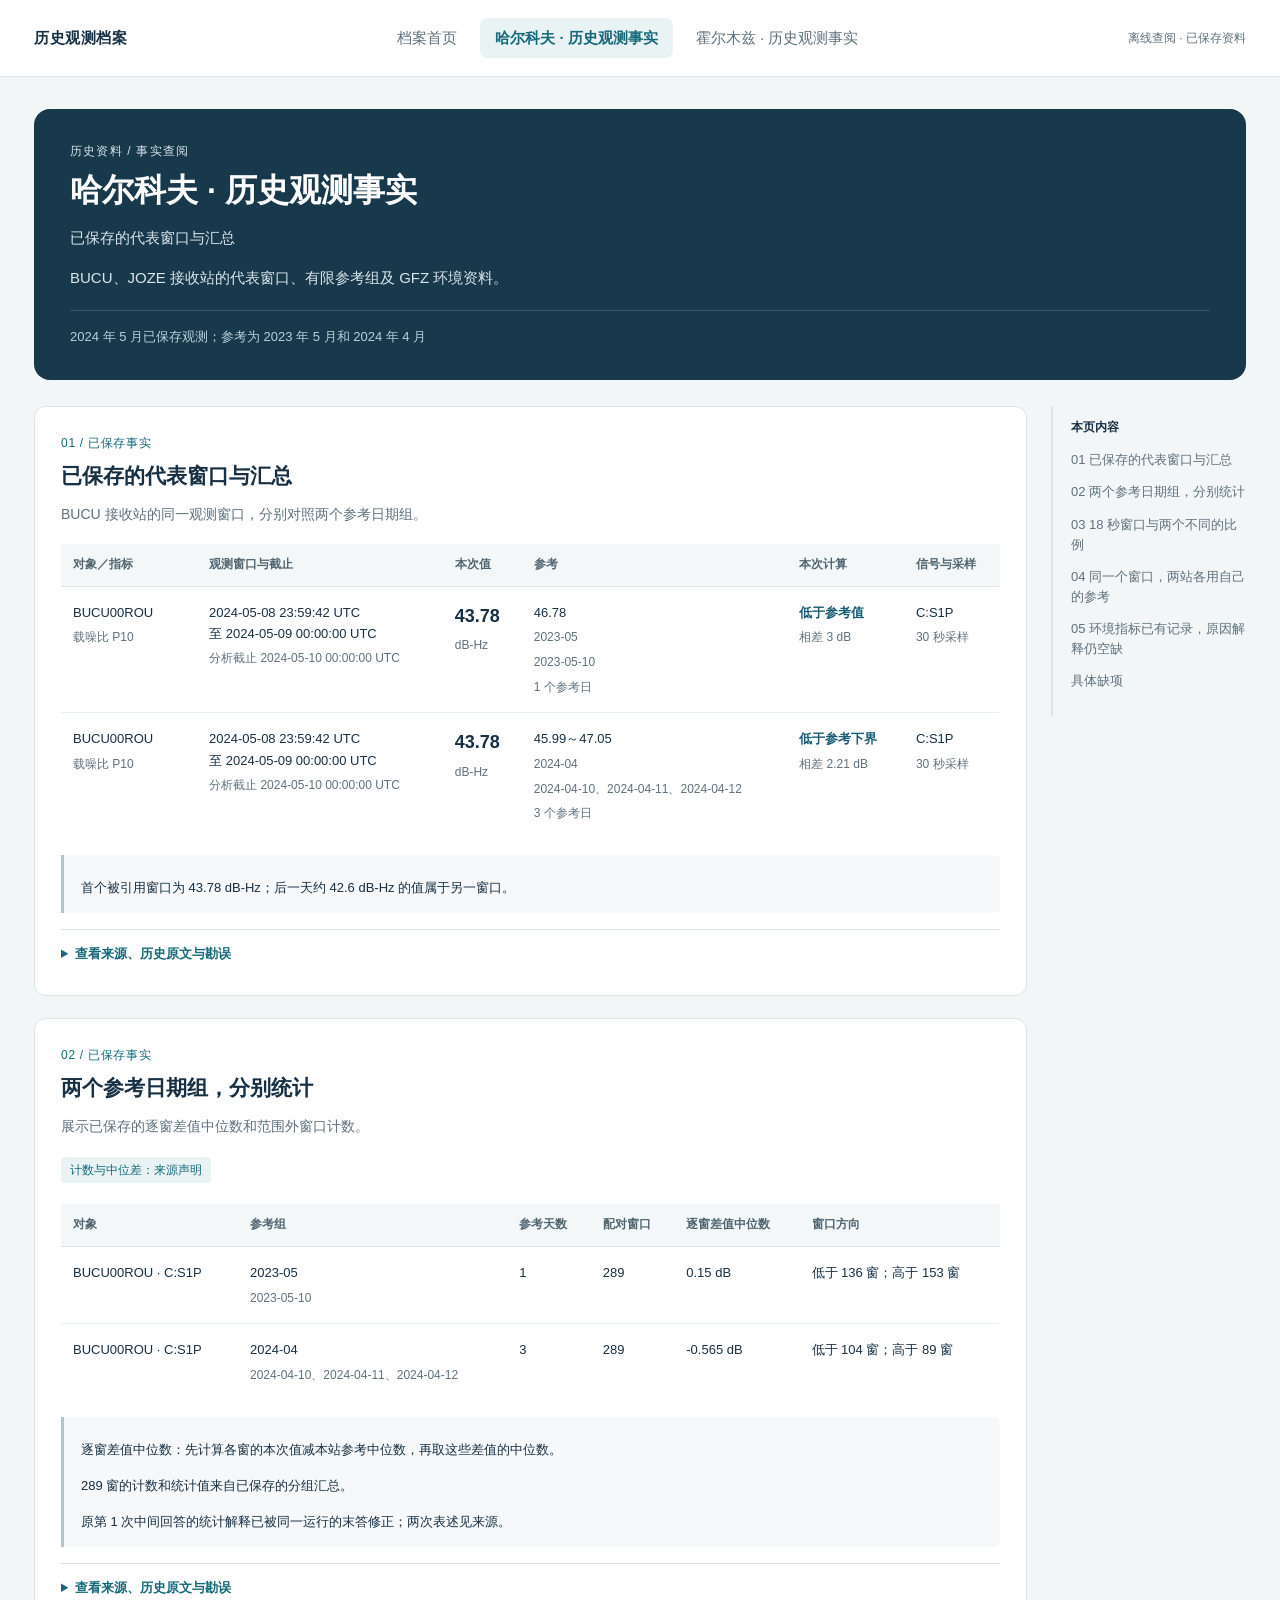
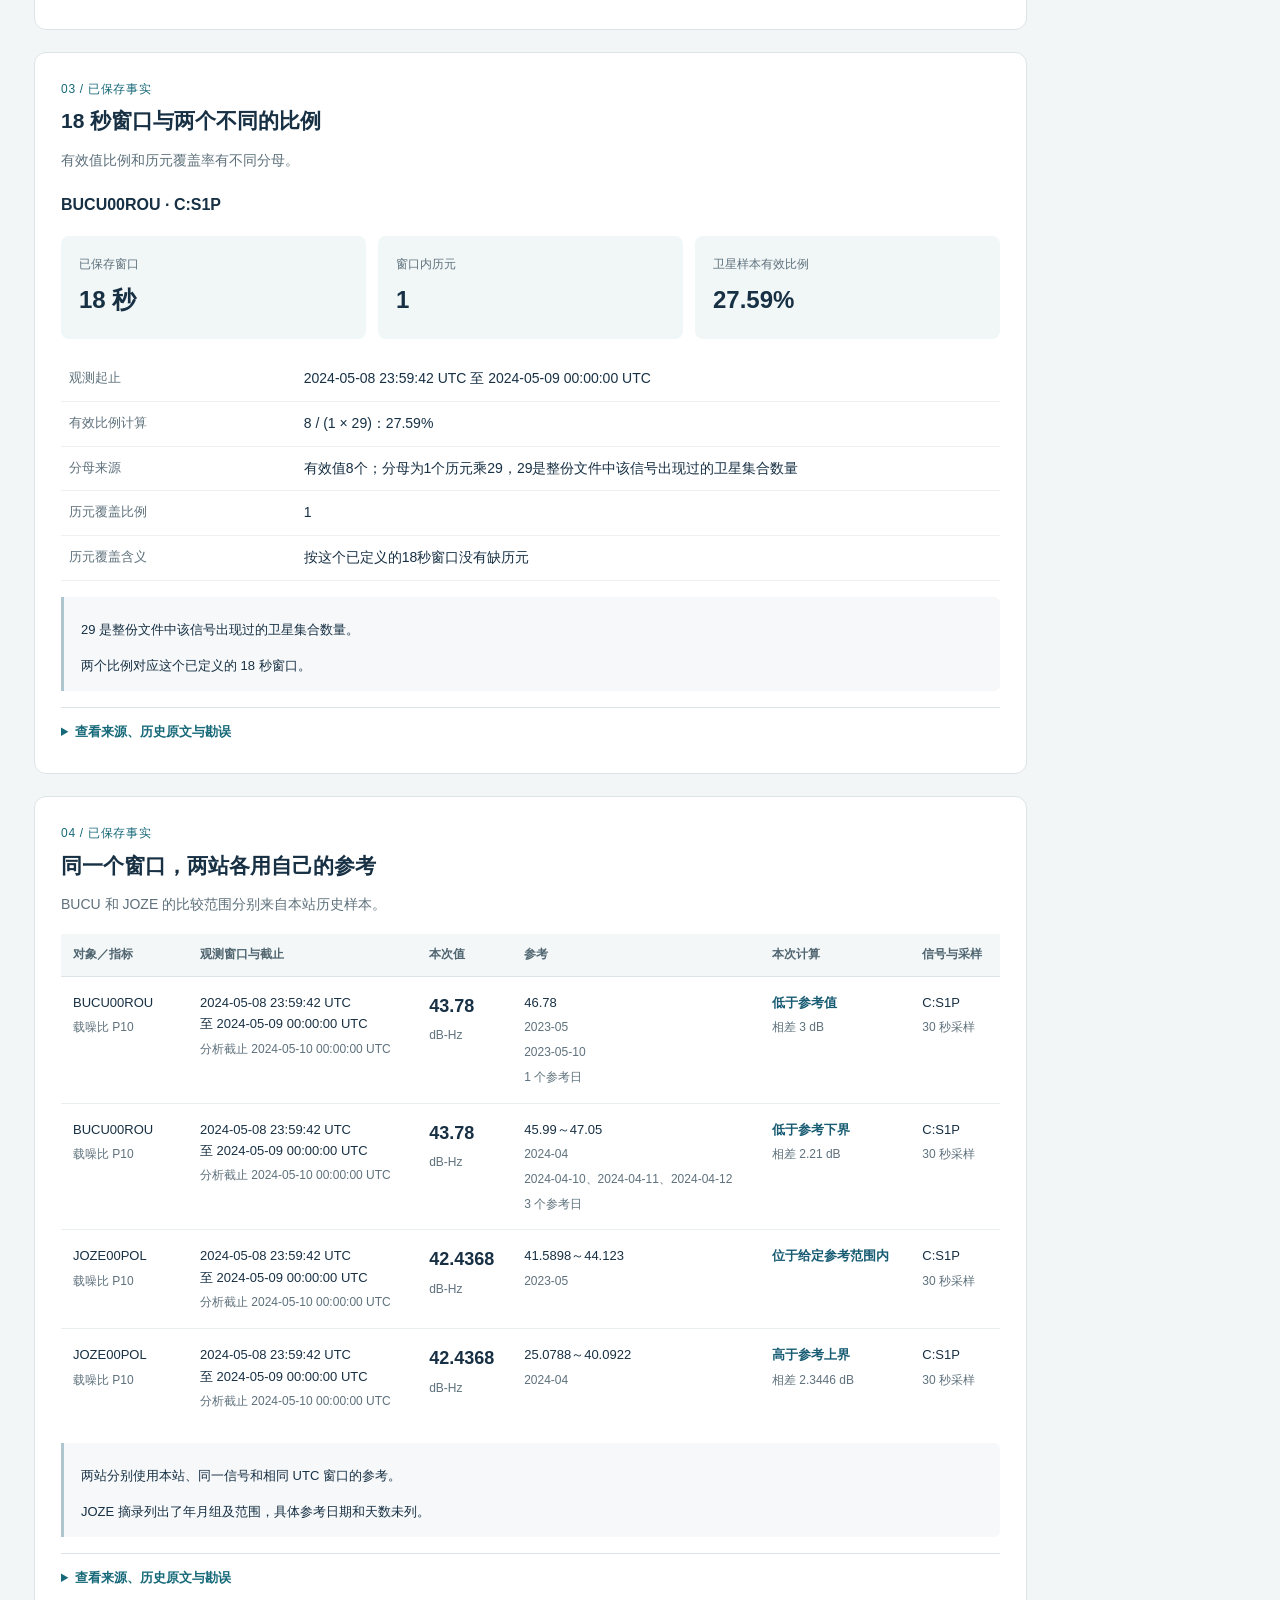
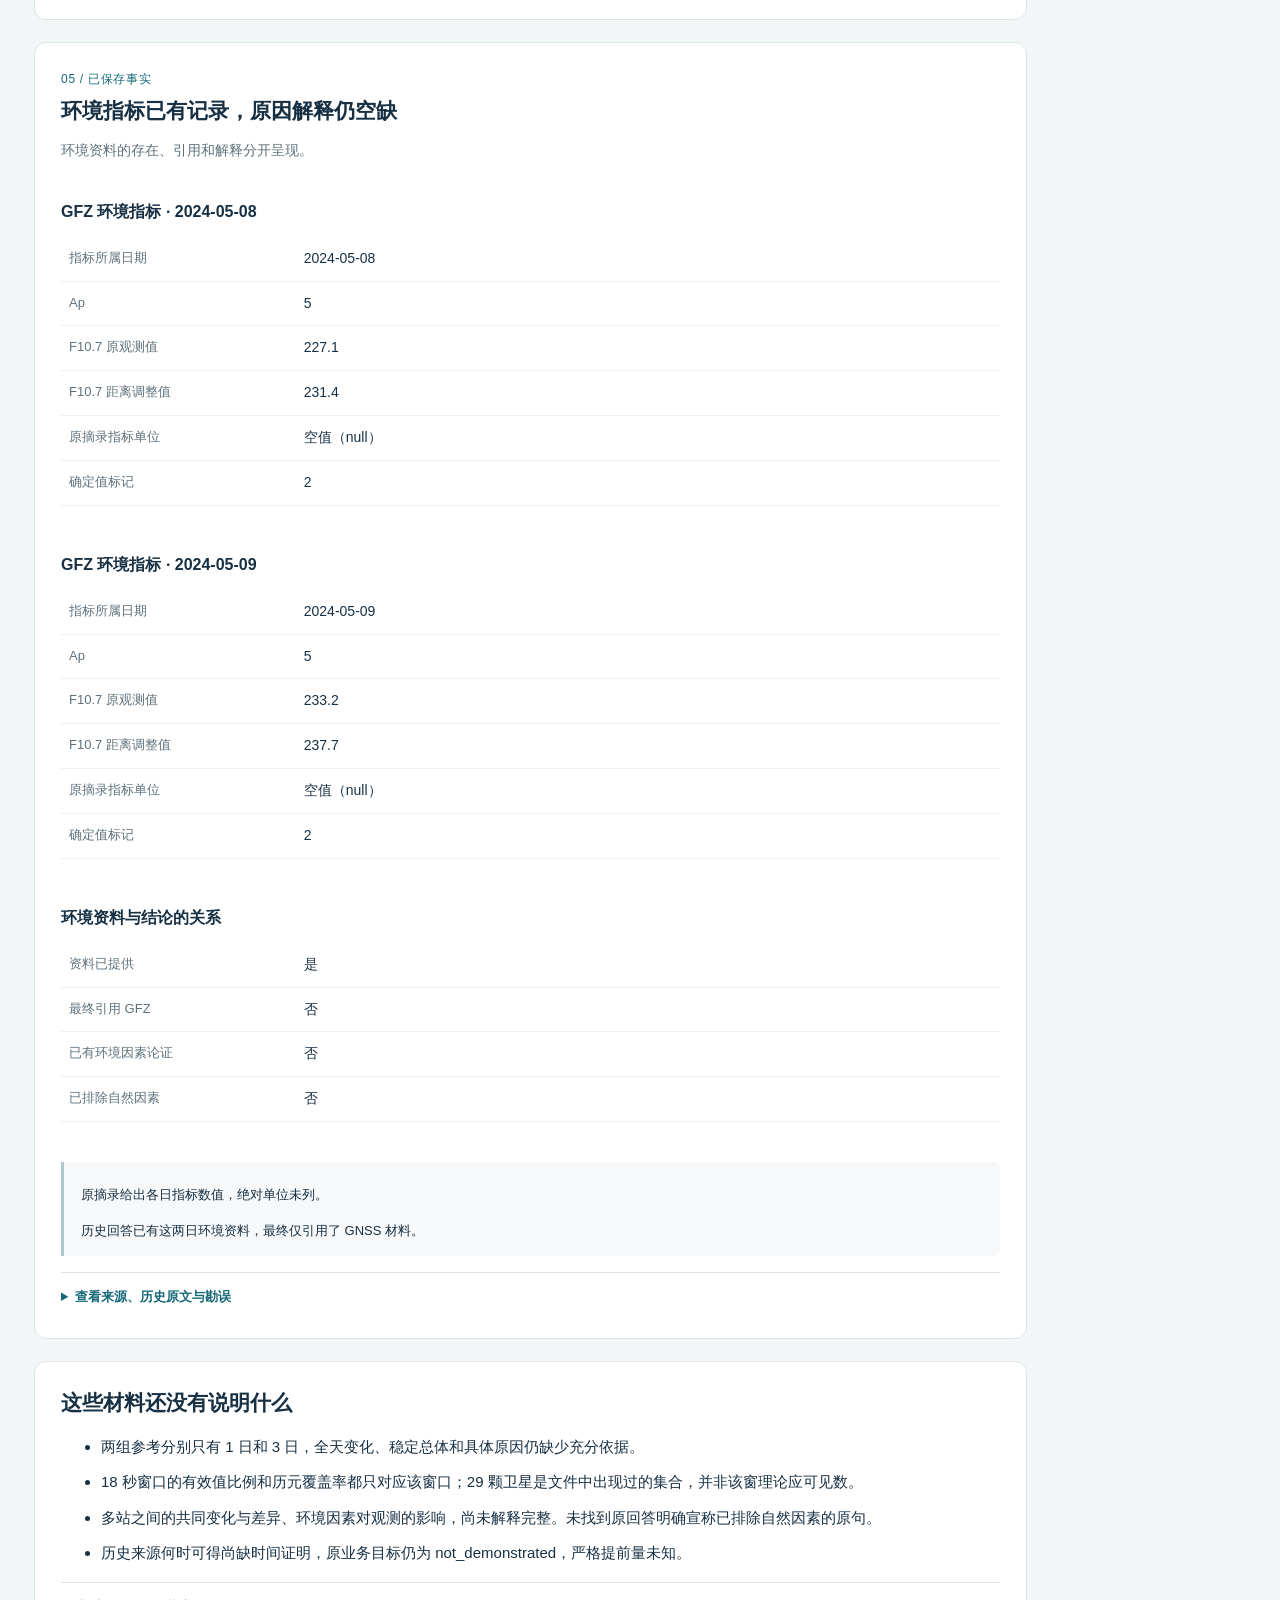
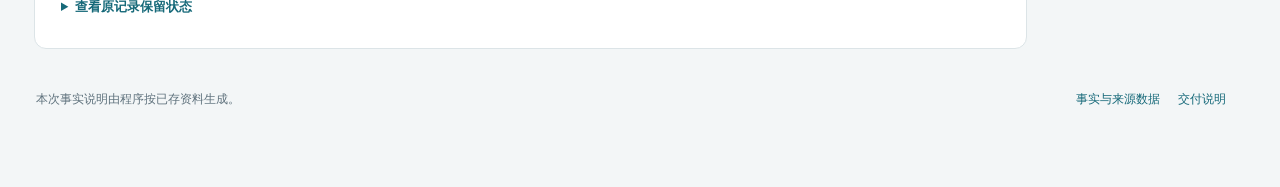
<file: outputs/archive_observation_report/kharkiv.html>
<!doctype html><html lang="zh-CN"><head><meta charset="utf-8"><meta name="viewport" content="width=device-width, initial-scale=1"><title>哈尔科夫 · 历史观测事实</title><style>
:root{--ink:#173044;--muted:#5e717c;--line:#dce4e7;--paper:#fff;--canvas:#f3f6f7;--accent:#166979;--wash:#eaf3f4}
*{box-sizing:border-box}html{scroll-behavior:smooth}body{margin:0;background:var(--canvas);color:var(--ink);font:15px/1.7 'Segoe UI','Microsoft YaHei',sans-serif}a{color:var(--accent);text-decoration:none}a:hover{text-decoration:underline}a:focus-visible,summary:focus-visible{outline:3px solid #19849a;outline-offset:4px}header{background:#fff;border-bottom:1px solid var(--line)}.top{max-width:1300px;margin:auto;padding:18px 34px;display:flex;justify-content:space-between;align-items:center;gap:24px}.brand{font-weight:700;letter-spacing:.04em;color:var(--ink)}.small{font-size:12px;color:var(--muted)}nav{display:flex;gap:8px;flex-wrap:wrap}nav a{padding:7px 15px;border-radius:7px;color:var(--muted)}nav a.active{background:var(--wash);color:var(--accent);font-weight:650}.wrap{max-width:1300px;margin:auto;padding:32px 34px 60px}.hero{padding:32px 36px;background:#18384b;color:white;border-radius:16px;margin-bottom:26px}.eyebrow{font-size:12px;letter-spacing:.1em;color:#9dd0d8;margin:0 0 8px}h1{font-size:32px;line-height:1.35;margin:0 0 13px}h2{font-size:21px;line-height:1.45;margin:0 0 12px}h3{font-size:16px;margin:18px 0 8px}p{margin:8px 0 14px}.hero p{color:#d8e5eb;max-width:900px}.hero .subline{margin-top:20px;padding-top:15px;border-top:1px solid #3a5668;font-size:13px;color:#b8d1db}.layout{display:grid;grid-template-columns:minmax(0,1fr) 195px;gap:24px}.content{min-width:0}.toc{position:sticky;top:20px;align-self:start;padding:10px 0 12px 18px;border-left:2px solid var(--line);font-size:13px}.toc a{display:block;margin:12px 0;line-height:1.55;color:var(--muted)}.toc strong{font-size:12px;color:var(--ink)}.panel{background:var(--paper);border:1px solid var(--line);border-radius:12px;padding:26px;margin-bottom:22px;scroll-margin-top:20px}.section-num{font-size:12px;letter-spacing:.06em;color:var(--accent);display:block;margin-bottom:7px}.lead{color:var(--muted);font-size:14px;max-width:850px}.tag{display:inline-block;background:var(--wash);color:var(--accent);font-size:12px;padding:3px 9px;border-radius:4px;margin:4px 7px 4px 0}.table-scroll{overflow-x:auto;margin:17px 0 8px}table{border-collapse:collapse;width:100%;font-size:13px;line-height:1.65}th{background:#f3f7f8;text-align:left;color:#506570;font-size:12px;font-weight:600;padding:11px 12px;border-bottom:1px solid var(--line);white-space:nowrap}td{padding:15px 12px;border-bottom:1px solid #e9eef0;vertical-align:top}tbody tr:last-child td{border-bottom:none}.comparison{min-width:750px}.comparison td:first-child{min-width:119px}.comparison td:nth-child(2){min-width:150px}.comparison td:nth-child(4){min-width:165px}.value{font-size:18px;font-weight:700;font-variant-numeric:tabular-nums;white-space:nowrap}.result{font-weight:650;color:#185c73}.hint{display:block;font-size:12px;color:var(--muted);margin-top:5px}.metric-grid{display:grid;grid-template-columns:repeat(3,minmax(0,1fr));gap:12px;margin:18px 0}.metric{padding:18px;background:#f1f6f7;border-radius:8px}.metric span{display:block;font-size:12px;color:var(--muted);margin-bottom:6px}.metric strong{font-size:24px;font-variant-numeric:tabular-nums}.notes{padding:14px 17px;background:#f6f8f9;border-left:3px solid #afc6ce;border-radius:0 6px 6px 0;font-size:13px;margin:16px 0}.notes p:last-child{margin-bottom:0}.facts-list{display:grid;grid-template-columns:minmax(135px,1fr) minmax(0,3fr);gap:0;margin:12px 0}.facts-list dt,.facts-list dd{margin:0;padding:10px 8px;border-bottom:1px solid #edf1f2;overflow-wrap:anywhere}.facts-list dt{font-size:13px;color:var(--muted)}.facts-list dd{font-size:14px}details{margin-top:16px;border-top:1px solid var(--line)}summary{cursor:pointer;padding:13px 0 4px;color:var(--accent);font-size:13px;font-weight:650}.source-item{margin-top:16px;padding:16px;background:#f7f9fa;border:1px solid #e4eaed;border-radius:7px;font-size:12px}.source-item p{margin:6px 0}.source-item code{font-size:11px;overflow-wrap:anywhere;white-space:pre-wrap}blockquote{margin:10px 0;padding:10px 14px;border-left:3px solid #b6c8d1;background:#fff;font-size:13px;white-space:pre-wrap;overflow-wrap:anywhere}.case-grid{display:grid;grid-template-columns:1fr 1fr;gap:24px}.case-card{display:block;color:var(--ink);background:#fff;padding:30px;border:1px solid var(--line);border-radius:14px;transition:box-shadow .15s,transform .15s}.case-card:hover{text-decoration:none;box-shadow:0 10px 28px #14324410;transform:translateY(-2px)}.case-card .open{display:block;margin-top:26px;padding-top:18px;border-top:1px solid var(--line);color:var(--accent);font-weight:650}.case-card p{color:var(--muted);font-size:14px}.count{color:var(--accent);font-size:12px;letter-spacing:.08em}.remaining li{margin-bottom:10px}.footer{font-size:12px;color:var(--muted);padding:18px 2px;display:flex;justify-content:space-between;gap:16px;flex-wrap:wrap}.footer a{margin-right:18px}.record-box{padding:3px 0 12px}.nowrap{white-space:nowrap}
@media(max-width:1000px){.layout{grid-template-columns:1fr}.toc{display:none}.wrap{padding:22px}.hero{padding:26px}.panel{padding:20px}.top{padding:15px 22px}.small.top-note{display:none}}
@media(max-width:640px){body{font-size:14px}.top{align-items:flex-start;flex-direction:column;gap:10px}.wrap{padding:16px 12px 32px}.hero{padding:22px}h1{font-size:27px}.case-grid{grid-template-columns:1fr;gap:16px}.metric-grid{grid-template-columns:1fr}.facts-list{grid-template-columns:1fr}.facts-list dt{padding-bottom:0;border-bottom:0}.panel{padding:18px 14px}.case-card{padding:24px}nav a{padding:6px 10px}}
@media print{header,.toc,.footer{display:none}.wrap{padding:0}.layout{display:block}.panel{break-inside:avoid}.hero{background:white;color:#173044;border:1px solid #ddd}.hero p,.hero .subline{color:#506570}.table-scroll{overflow:visible}table.comparison{min-width:0}details{display:block}}
</style></head><body><header><div class="top"><a class="brand" href="index.html">历史观测档案</a><nav aria-label="档案切换"><a href="index.html" class="">档案首页</a><a href="kharkiv.html" class="active" aria-current="page">哈尔科夫 · 历史观测事实</a><a href="hormuz.html" class="">霍尔木兹 · 历史观测事实</a></nav><span class="small top-note">离线查阅 · 已保存资料</span></div></header><main class="wrap"><section class="hero"><p class="eyebrow">历史资料 / 事实查阅</p><h1>哈尔科夫 · 历史观测事实</h1><p>已保存的代表窗口与汇总</p><p>BUCU、JOZE 接收站的代表窗口、有限参考组及 GFZ 环境资料。</p><div class="subline">2024 年 5 月已保存观测；参考为 2023 年 5 月和 2024 年 4 月</div></section><div class="layout"><div class="content"><section class="panel" id="first-window"><span class="section-num">01 / 已保存事实</span><h2>已保存的代表窗口与汇总</h2><p class="lead">BUCU 接收站的同一观测窗口，分别对照两个参考日期组。</p><div class="table-scroll"><table class="comparison"><thead><tr><th scope="col">对象／指标</th><th scope="col">观测窗口与截止</th><th scope="col">本次值</th><th scope="col">参考</th><th scope="col">本次计算</th><th scope="col">信号与采样</th></tr></thead><tbody><tr><td>BUCU00ROU<span class="hint">载噪比 P10</span></td><td>2024-05-08 23:59:42 UTC<br>至 2024-05-09 00:00:00 UTC<span class="hint">分析截止 2024-05-10 00:00:00 UTC</span></td><td><span class="value">43.78</span><span class="hint">dB-Hz</span></td><td>46.78<span class="hint">2023-05</span><span class="hint">2023-05-10</span><span class="hint">1 个参考日</span></td><td><span class="result">低于参考值</span><span class="hint">相差 3 dB</span></td><td>C:S1P<span class="hint">30 秒采样</span></td></tr><tr><td>BUCU00ROU<span class="hint">载噪比 P10</span></td><td>2024-05-08 23:59:42 UTC<br>至 2024-05-09 00:00:00 UTC<span class="hint">分析截止 2024-05-10 00:00:00 UTC</span></td><td><span class="value">43.78</span><span class="hint">dB-Hz</span></td><td>45.99～47.05<span class="hint">2024-04</span><span class="hint">2024-04-10、2024-04-11、2024-04-12</span><span class="hint">3 个参考日</span></td><td><span class="result">低于参考下界</span><span class="hint">相差 2.21 dB</span></td><td>C:S1P<span class="hint">30 秒采样</span></td></tr></tbody></table></div><div class="notes"><p>首个被引用窗口为 43.78 dB-Hz；后一天约 42.6 dB-Hz 的值属于另一窗口。</p></div><details><summary>查看来源、历史原文与勘误</summary><div class="source-item"><strong>K-C1</strong><p>仅摘录本地已保存的 Round7 事实与原文；原文当前分类沿用 Round8。未读取服务器、补取原始文件或重新判定。</p><p>来源定位（原文件未随包复制）：<code>reports/round7/ROUND7_EVIDENCE_REVIEW.json</code></p><p>字段：<code>/cases/0/claim_reviews/0</code></p><p><code>work $.assessment.model_interpretation；原文包含站名/信号拼写丢字，规范身份由已选结构化事实保留</code></p><p><code>work $.assessment.fact_evidence[0:4].comparison</code></p><p><code>work $.tool_results[0].result.result.current_windows[0]</code></p><p><code>work $.tool_results[0].result.result.current_windows[11]</code></p><p>原记录：<code>work_ids：replay:fa414cc4276140ad9e3c2cb7981dd312:kharkiv:2024-05-10T00:00:00+00:00:gnss_observation_quality:v1:round6_observation_v1；run_ids：97d718dc24b544d69eace3f54e3cf129；material_versions：id：55f9a78bfed64428908abf1d80fc8e27；version：1；id：0424fc1a126c4f249857702e1f107b46；version：1</code></p><p><strong>历史最终回答原文（保留原站名和信号拼写）</strong> · 记录正确；资料范围需分清</p><blockquote>BUCUROU 的 C:SIP 信号在有限历史样本范围外，同站同信号逐日可比样本支持实际历史偏离，但需进一步核查具体偏离原因。</blockquote><p>原句位置：<code>work $.assessment.model_interpretation；原文包含站名/信号拼写丢字，规范身份由已选结构化事实保留</code></p><p><strong>Round7 核查意见：</strong>所选首末窗口确实低于各自有限参考样本，故可保留描述性历史偏离。原文 BUCUROU/C:SIP 对应结构化 BUCU00ROU/C:S1P，不另造站点或信号。该事实没有说明异常原因、城市覆盖或冲突预警；本轮不改变 candidate/attention。首黄 p10=43.78，不能把末批 May11 报告中的 42.6 值移入首黄。</p><p>结构化导出摘录：<code>reports/round7/ROUND7_EVIDENCE_REVIEW.json#/cases/0/claim_reviews/0/facts/0</code></p><p>结构化导出摘录：<code>reports/round7/ROUND7_EVIDENCE_REVIEW.json#/cases/0/claim_reviews/0/facts/1</code></p><p>勘误分类来源：<code>reports/round8/ROUND8_ERRATA_INDEX.json#/entries/0/categories</code></p></div></details></section><section class="panel" id="reference-groups"><span class="section-num">02 / 已保存事实</span><h2>两个参考日期组，分别统计</h2><p class="lead">展示已保存的逐窗差值中位数和范围外窗口计数。</p><span class="tag">计数与中位差：来源声明</span><div class="table-scroll"><table class=""><thead><tr><th scope="col">对象</th><th scope="col">参考组</th><th scope="col">参考天数</th><th scope="col">配对窗口</th><th scope="col">逐窗差值中位数</th><th scope="col">窗口方向</th></tr></thead><tbody><tr><td>BUCU00ROU · C:S1P</td><td>2023-05<span class="hint">2023-05-10</span></td><td>1</td><td>289</td><td>0.15 dB</td><td>低于 136 窗；高于 153 窗</td></tr><tr><td>BUCU00ROU · C:S1P</td><td>2024-04<span class="hint">2024-04-10、2024-04-11、2024-04-12</span></td><td>3</td><td>289</td><td>-0.565 dB</td><td>低于 104 窗；高于 89 窗</td></tr></tbody></table></div><div class="notes"><p>逐窗差值中位数：先计算各窗的本次值减本站参考中位数，再取这些差值的中位数。</p><p>289 窗的计数和统计值来自已保存的分组汇总。</p><p>原第 1 次中间回答的统计解释已被同一运行的末答修正；两次表述见来源。</p></div><details><summary>查看来源、历史原文与勘误</summary><div class="source-item"><strong>K-C3</strong><p>仅摘录本地已保存的 Round7 事实与原文；原文当前分类沿用 Round8。未读取服务器、补取原始文件或重新判定。</p><p>来源定位（原文件未随包复制）：<code>reports/round7/ROUND7_EVIDENCE_REVIEW.json</code></p><p>字段：<code>/cases/0/claim_reviews/2</code></p><p><code>run $.steps[0].detail.attempts[0].response_text（解码 JSON）.assessments[0].statement；这是同 run 中间回答，非当前最终回答</code></p><p><code>work $.tool_results[0].result.result.reference_groups[0]</code></p><p><code>work $.tool_results[0].result.result.reference_groups[1]</code></p><p><code>work $.assessment.fact_evidence[0:4].comparison</code></p><p>原记录：<code>work_ids：replay:fa414cc4276140ad9e3c2cb7981dd312:kharkiv:2024-05-10T00:00:00+00:00:gnss_observation_quality:v1:round6_observation_v1；run_ids：97d718dc24b544d69eace3f54e3cf129；material_versions：id：55f9a78bfed64428908abf1d80fc8e27；version：1；id：0424fc1a126c4f249857702e1f107b46；version：1</code></p><p><strong>历史第 1 次中间回答；同一运行的末答已修正该句</strong> · 该中间错误已修正；资料范围需分清</p><blockquote>BUCU00ROU 的 C:S1P 信号在有限历史样本范围外的窗口中，当前窗口的 P10 中位数为 42.39，参考窗口的中位数为 42.105，窗口差中位数为 0.15。这表明当前窗口的信号强度与参考窗口相比略有上升，但未超出参考样本的范围，因此不构成异常。</blockquote><p>原句位置：<code>run $.steps[0].detail.attempts[0].response_text（解码 JSON）.assessments[0].statement；这是同 run 中间回答，非当前最终回答</code></p><p><strong>Round7 核查意见：</strong>0.15 是 2023 年组的逐窗配对差中位数，不是每一窗都在参考范围内的证明；同组已存 136 个低于、153 个高于有限样本的窗口。2024 年 4 月组的对应差中位数是 -0.565，必须分组。两个中位数相减不必等于配对差的中位数，不能把 42.39−42.105 与 0.15 不等当程序算错。末次回答已经改为有限历史偏离，故该原句的矛盾有真实修订轨迹；仍不能把 1 日/3 日样本当稳定总体、显著性或事件概率。</p><p>原材料声明的汇总：<code>reports/round7/ROUND7_EVIDENCE_REVIEW.json#/cases/0/claim_reviews/2/grouped_full_span_statistics/0</code></p><p>原材料声明的汇总：<code>reports/round7/ROUND7_EVIDENCE_REVIEW.json#/cases/0/claim_reviews/2/grouped_full_span_statistics/1</code></p><p>勘误分类来源：<code>reports/round8/ROUND8_ERRATA_INDEX.json#/entries/2/categories</code></p></div></details></section><section class="panel" id="boundary-coverage"><span class="section-num">03 / 已保存事实</span><h2>18 秒窗口与两个不同的比例</h2><p class="lead">有效值比例和历元覆盖率有不同分母。</p><h3>BUCU00ROU · C:S1P</h3><div class="metric-grid"><div class="metric"><span>已保存窗口</span><strong>18 秒</strong></div><div class="metric"><span>窗口内历元</span><strong>1</strong></div><div class="metric"><span>卫星样本有效比例</span><strong>27.59%</strong></div></div><dl class="facts-list"><dt>观测起止</dt><dd>2024-05-08 23:59:42 UTC 至 2024-05-09 00:00:00 UTC</dd><dt>有效比例计算</dt><dd>8 / (1 × 29)：27.59%</dd><dt>分母来源</dt><dd>有效值8个；分母为1个历元乘29，29是整份文件中该信号出现过的卫星集合数量</dd><dt>历元覆盖比例</dt><dd>1</dd><dt>历元覆盖含义</dt><dd>按这个已定义的18秒窗口没有缺历元</dd></dl><div class="notes"><p>29 是整份文件中该信号出现过的卫星集合数量。</p><p>两个比例对应这个已定义的 18 秒窗口。</p></div><details><summary>查看来源、历史原文与勘误</summary><div class="source-item"><strong>K-C4</strong><p>仅摘录本地已保存的 Round7 事实与原文；原文当前分类沿用 Round8。未读取服务器、补取原始文件或重新判定。</p><p>来源定位（原文件未随包复制）：<code>reports/round7/ROUND7_EVIDENCE_REVIEW.json</code></p><p>字段：<code>/cases/0/claim_reviews/3</code></p><p><code>ROUND6_DELIVERY.md:107；原工具窗口及保存的统计定义</code></p><p><code>work $.tool_results[0].result.result.current_windows[0].{window_start,window_end,epoch_count,valid_count,file_satellites,valid_ratio,missing_epoch_count,epoch_coverage_ratio}</code></p><p><code>work $.tool_results[0].result.result.current_windows[11]</code></p><p><code>material09615acaf400442b9ef4ccc72bb5e524 v1 $.archive.computed.valid_ratio_definition</code></p><p><code>work $.tool_results[0].result.result.reference_groups</code></p><p>原记录：<code>work_ids：replay:fa414cc4276140ad9e3c2cb7981dd312:kharkiv:2024-05-10T00:00:00+00:00:gnss_observation_quality:v1:round6_observation_v1；run_ids：97d718dc24b544d69eace3f54e3cf129；material_versions：id：55f9a78bfed64428908abf1d80fc8e27；version：1；id：0424fc1a126c4f249857702e1f107b46；version：1</code></p><p><strong>原交付报告限制说明（不是已发现的模型全天异常原句）</strong> · 记录正确；资料范围需分清；已审查响应未找到所指原句</p><blockquote>不能把首个仅 18 秒、1 个有效历元的边界窗口当成全天持续异常。有效比例按卫星集合计算，也不是时间覆盖率。</blockquote><p>原句位置：<code>ROUND6_DELIVERY.md:107；原工具窗口及保存的统计定义</code></p><p><strong>Round7 核查意见：</strong>有效比例的分母包含整份文件出现过的卫星，不是卫星在每个窗口实际应可见的数量，也不是时间覆盖率。边界的 8/(1×29) 与末窗的 81/(9×29) 解释了两个比例；缺失历元为 0 只适用于已登记窗口定义。289 窗既有上偏又有下偏，不能用首末样例写全天持续下降。当前最终模型只作有限偏离陈述，没有记录支持把其直接判为声称全天持续异常；本项确认报告限制正确。</p><p>已保存资料摘录：<code>reports/round7/ROUND7_EVIDENCE_REVIEW.json#/cases/0/claim_reviews/3/boundary_window</code></p><p>勘误分类来源：<code>reports/round8/ROUND8_ERRATA_INDEX.json#/entries/3/categories</code></p></div></details></section><section class="panel" id="two-stations"><span class="section-num">04 / 已保存事实</span><h2>同一个窗口，两站各用自己的参考</h2><p class="lead">BUCU 和 JOZE 的比较范围分别来自本站历史样本。</p><div class="table-scroll"><table class="comparison"><thead><tr><th scope="col">对象／指标</th><th scope="col">观测窗口与截止</th><th scope="col">本次值</th><th scope="col">参考</th><th scope="col">本次计算</th><th scope="col">信号与采样</th></tr></thead><tbody><tr><td>BUCU00ROU<span class="hint">载噪比 P10</span></td><td>2024-05-08 23:59:42 UTC<br>至 2024-05-09 00:00:00 UTC<span class="hint">分析截止 2024-05-10 00:00:00 UTC</span></td><td><span class="value">43.78</span><span class="hint">dB-Hz</span></td><td>46.78<span class="hint">2023-05</span><span class="hint">2023-05-10</span><span class="hint">1 个参考日</span></td><td><span class="result">低于参考值</span><span class="hint">相差 3 dB</span></td><td>C:S1P<span class="hint">30 秒采样</span></td></tr><tr><td>BUCU00ROU<span class="hint">载噪比 P10</span></td><td>2024-05-08 23:59:42 UTC<br>至 2024-05-09 00:00:00 UTC<span class="hint">分析截止 2024-05-10 00:00:00 UTC</span></td><td><span class="value">43.78</span><span class="hint">dB-Hz</span></td><td>45.99～47.05<span class="hint">2024-04</span><span class="hint">2024-04-10、2024-04-11、2024-04-12</span><span class="hint">3 个参考日</span></td><td><span class="result">低于参考下界</span><span class="hint">相差 2.21 dB</span></td><td>C:S1P<span class="hint">30 秒采样</span></td></tr><tr><td>JOZE00POL<span class="hint">载噪比 P10</span></td><td>2024-05-08 23:59:42 UTC<br>至 2024-05-09 00:00:00 UTC<span class="hint">分析截止 2024-05-10 00:00:00 UTC</span></td><td><span class="value">42.4368</span><span class="hint">dB-Hz</span></td><td>41.5898～44.123<span class="hint">2023-05</span></td><td><span class="result">位于给定参考范围内</span></td><td>C:S1P<span class="hint">30 秒采样</span></td></tr><tr><td>JOZE00POL<span class="hint">载噪比 P10</span></td><td>2024-05-08 23:59:42 UTC<br>至 2024-05-09 00:00:00 UTC<span class="hint">分析截止 2024-05-10 00:00:00 UTC</span></td><td><span class="value">42.4368</span><span class="hint">dB-Hz</span></td><td>25.0788～40.0922<span class="hint">2024-04</span></td><td><span class="result">高于参考上界</span><span class="hint">相差 2.3446 dB</span></td><td>C:S1P<span class="hint">30 秒采样</span></td></tr></tbody></table></div><div class="notes"><p>两站分别使用本站、同一信号和相同 UTC 窗口的参考。</p><p>JOZE 摘录列出了年月组及范围，具体参考日期和天数未列。</p></div><details><summary>查看来源、历史原文与勘误</summary><div class="source-item"><strong>K-C5</strong><p>仅摘录本地已保存的 Round7 事实与原文；原文当前分类沿用 Round8。未读取服务器、补取原始文件或重新判定。</p><p>来源定位（原文件未随包复制）：<code>reports/round7/ROUND7_EVIDENCE_REVIEW.json</code></p><p>字段：<code>/cases/0/claim_reviews/4</code></p><p><code>work $.tool_results[1].question；最终 $.assessment.model_interpretation 与 $.assessment.fact_refs</code></p><p><code>work $.tool_results[1].result.result.concurrent_windows</code></p><p><code>work $.tool_results[1].result.result.station_signal_summaries</code></p><p><code>work $.assessment.fact_evidence[4:8]</code></p><p><code>work $.assessment.model_interpretation</code></p><p>原记录：<code>work_ids：replay:fa414cc4276140ad9e3c2cb7981dd312:kharkiv:2024-05-10T00:00:00+00:00:gnss_observation_quality:v1:round6_observation_v1；run_ids：97d718dc24b544d69eace3f54e3cf129；material_versions：id：55f9a78bfed64428908abf1d80fc8e27；version：1；id：0424fc1a126c4f249857702e1f107b46；version：1</code></p><p><strong>历史多站调查问题原文</strong> · 原解释未完成</p><blockquote>BUCU00ROU, JOZE00POL 是否在真实相同 UTC 统计窗口出现同向、相反或不一致的历史变化？</blockquote><p>原句位置：<code>work $.tool_results[1].question；最终 $.assessment.model_interpretation 与 $.assessment.fact_refs</code></p><p><strong>Round7 核查意见：</strong>真实同窗返回已经发生，最终 8 个 fact_refs 中包含 tool2 的 4 条事实；不能写成多站没有调用或完全没被选用。但模型最终只解释 BUCU，未回答两站关系，evidence_gaps=[] 不能替代实际论证。首窗 4 月组一低一高，04:45 和 09:30 的 4 月组两站皆低，19:05 与末窗又一低一高；2023 组的方向和内外关系另有变化。因此不能写全天统一下降。六个例子是原工具按时间等距抽取，表中只是复述已存样例，不外推发生比例或显著性。</p><p>结构化导出摘录：<code>reports/round7/ROUND7_EVIDENCE_REVIEW.json#/cases/0/claim_reviews/4/first_window/BUCU00ROU/2023-05</code></p><p>结构化导出摘录：<code>reports/round7/ROUND7_EVIDENCE_REVIEW.json#/cases/0/claim_reviews/4/first_window/BUCU00ROU/2024-04</code></p><p>结构化导出摘录：<code>reports/round7/ROUND7_EVIDENCE_REVIEW.json#/cases/0/claim_reviews/4/first_window/JOZE00POL/2023-05</code></p><p>结构化导出摘录：<code>reports/round7/ROUND7_EVIDENCE_REVIEW.json#/cases/0/claim_reviews/4/first_window/JOZE00POL/2024-04</code></p><p>勘误分类来源：<code>reports/round8/ROUND8_ERRATA_INDEX.json#/entries/4/categories</code></p></div></details></section><section class="panel" id="environment"><span class="section-num">05 / 已保存事实</span><h2>环境指标已有记录，原因解释仍空缺</h2><p class="lead">环境资料的存在、引用和解释分开呈现。</p><div class="record-box"><h3>GFZ 环境指标 · 2024-05-08</h3><dl class="facts-list"><dt>指标所属日期</dt><dd>2024-05-08</dd><dt>Ap</dt><dd>5</dd><dt>F10.7 原观测值</dt><dd>227.1</dd><dt>F10.7 距离调整值</dt><dd>231.4</dd><dt>原摘录指标单位</dt><dd>空值（null）</dd><dt>确定值标记</dt><dd>2</dd></dl></div><div class="record-box"><h3>GFZ 环境指标 · 2024-05-09</h3><dl class="facts-list"><dt>指标所属日期</dt><dd>2024-05-09</dd><dt>Ap</dt><dd>5</dd><dt>F10.7 原观测值</dt><dd>233.2</dd><dt>F10.7 距离调整值</dt><dd>237.7</dd><dt>原摘录指标单位</dt><dd>空值（null）</dd><dt>确定值标记</dt><dd>2</dd></dl></div><div class="record-box"><h3>环境资料与结论的关系</h3><dl class="facts-list"><dt>资料已提供</dt><dd>是</dd><dt>最终引用 GFZ</dt><dd>否</dd><dt>已有环境因素论证</dt><dd>否</dd><dt>已排除自然因素</dt><dd>否</dd></dl></div><div class="notes"><p>原摘录给出各日指标数值，绝对单位未列。</p><p>历史回答已有这两日环境资料，最终仅引用了 GNSS 材料。</p></div><details><summary>查看来源、历史原文与勘误</summary><div class="source-item"><strong>K-C2</strong><p>仅摘录本地已保存的 Round7 事实与原文；原文当前分类沿用 Round8。未读取服务器、补取原始文件或重新判定。</p><p>来源定位（原文件未随包复制）：<code>reports/round7/ROUND7_EVIDENCE_REVIEW.json</code></p><p>字段：<code>/cases/0/claim_reviews/1</code></p><p><code>ROUND6_DELIVERY.md:99；对应实际 run 四次请求及 work 最终评估</code></p><p><code>run $.steps[0].detail.attempts[0..3].request.messages[1].content（解码 JSON）.inputs[0].program.environment_context</code></p><p><code>work $.assessment.evidence_refs</code></p><p><code>work $.assessment.model_interpretation；同 run 最终 $.steps[0].detail.attempts[3].response_text</code></p><p>原记录：<code>work_ids：replay:fa414cc4276140ad9e3c2cb7981dd312:kharkiv:2024-05-10T00:00:00+00:00:gnss_observation_quality:v1:round6_observation_v1；run_ids：97d718dc24b544d69eace3f54e3cf129；material_versions：id：55f9a78bfed64428908abf1d80fc8e27；version：1；id：0424fc1a126c4f249857702e1f107b46；version：1；environment_material_versions：id：9e201e088b814c63a50271f84673c34d；version：1；id：5a1a4506b89447dab04d93507f767d78；version：1</code></p><p><strong>原交付报告述评（不是模型排除自然因素的原句）</strong> · 原解释未完成；已审查响应未找到所指原句</p><blockquote>哈尔科夫 as_of=2024-05-10 的四次真实请求已包含 05-08、05-09 指标，但最终论证只引用 GNSS 工具，不能写成已经排除自然因素。</blockquote><p>原句位置：<code>ROUND6_DELIVERY.md:99；对应实际 run 四次请求及 work 最终评估</code></p><p><strong>Round7 核查意见：</strong>这不是输入遗漏。两份 GFZ 指标的完整 Kp/ap 序列在 原 work.input.program.environment_context 及四次保存请求中均可读；但是没有成为所选事实，也没有自然因素分析。该数据本身是全球环境背景，缺 Dst、耀斑和射电暴观测，不能以 Ap=5 或没有相关字段推断自然因素已排除。没有实际原句宣称已排除自然因素，本项确认的是报告所述解释缺口。</p><p>已保存资料摘录：<code>reports/round7/ROUND7_EVIDENCE_REVIEW.json#/cases/0/claim_reviews/1/gfz_materials/0</code></p><p>已保存资料摘录：<code>reports/round7/ROUND7_EVIDENCE_REVIEW.json#/cases/0/claim_reviews/1/gfz_materials/1</code></p><p>已保存资料摘录：<code>reports/round7/ROUND7_EVIDENCE_REVIEW.json#/cases/0/claim_reviews/1/interpreted</code></p><p>勘误分类来源：<code>reports/round8/ROUND8_ERRATA_INDEX.json#/entries/1/categories</code></p></div></details></section><section class="panel" id="remaining"><h2>这些材料还没有说明什么</h2><ul class="remaining"><li>两组参考分别只有 1 日和 3 日，全天变化、稳定总体和具体原因仍缺少充分依据。</li><li>18 秒窗口的有效值比例和历元覆盖率都只对应该窗口；29 颗卫星是文件中出现过的集合，并非该窗理论应可见数。</li><li>多站之间的共同变化与差异、环境因素对观测的影响，尚未解释完整。未找到原回答明确宣称已排除自然因素的原句。</li><li>历史来源何时可得尚缺时间证明，原业务目标仍为 not_demonstrated，严格提前量未知。</li></ul><details><summary>查看原记录保留状态</summary><p class="small">original_goal_status=not_demonstrated；strict_lead_hours=null。此处沿用历史验收字段，未产生新的判断。</p></details></section></div><aside class="toc"><strong>本页内容</strong><a href="#first-window">01 已保存的代表窗口与汇总</a><a href="#reference-groups">02 两个参考日期组，分别统计</a><a href="#boundary-coverage">03 18 秒窗口与两个不同的比例</a><a href="#two-stations">04 同一个窗口，两站各用自己的参考</a><a href="#environment">05 环境指标已有记录，原因解释仍空缺</a><a href="#remaining">具体缺项</a></aside></div><footer class="footer"><span>本次事实说明由程序按已存资料生成。</span><span><a href="results.json" download>事实与来源数据</a><a href="DELIVERY.md">交付说明</a></span></footer></main></body></html>
</file>
